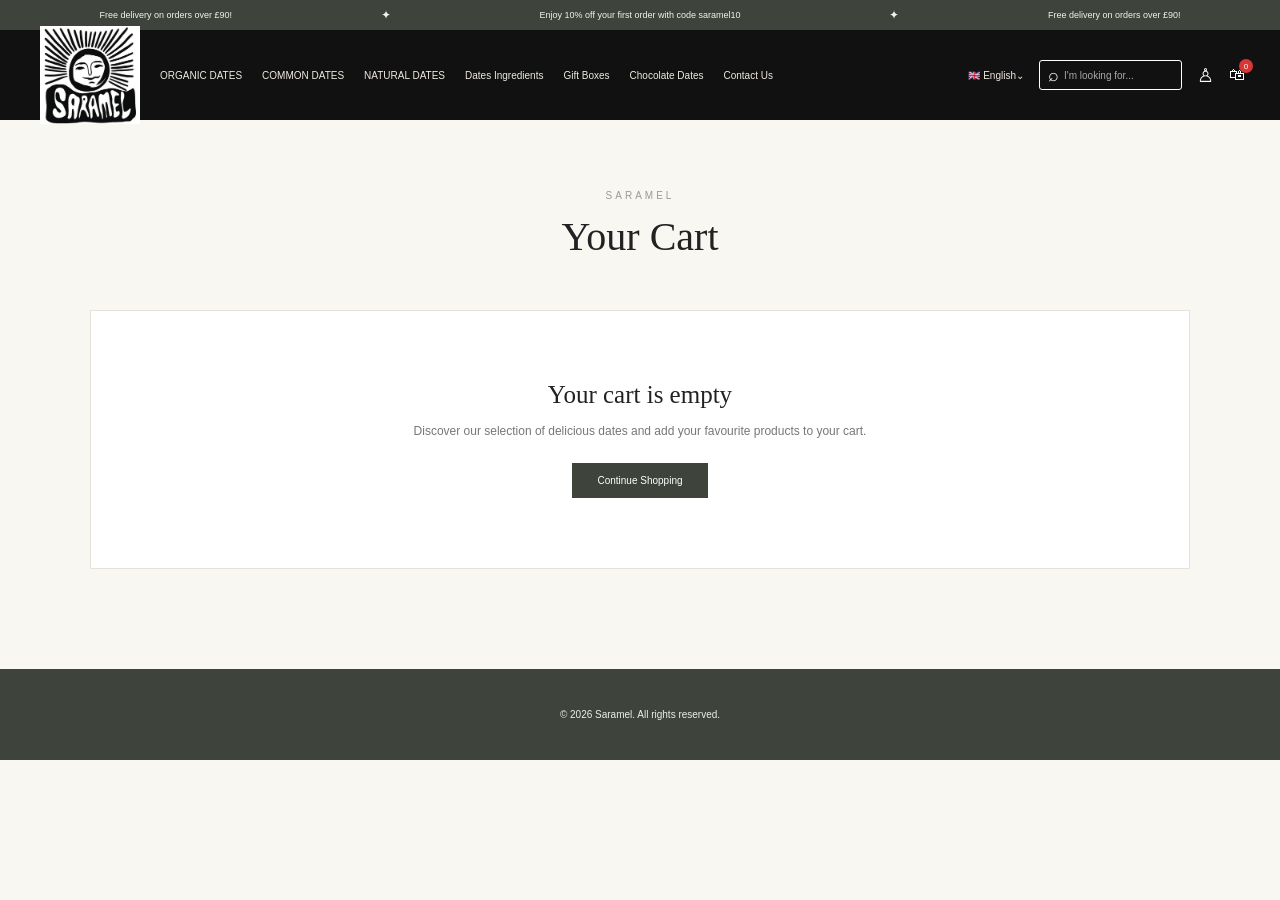
<file: cart.html>
<!DOCTYPE html>
<html lang="en">

<head>

    <meta charset="UTF-8">

    <meta
        name="viewport"
        content="width=device-width, initial-scale=1.0"
    >

    <title>Your Cart | Saramel</title>

    <style>

        * {
            margin: 0;
            padding: 0;
            box-sizing: border-box;
        }

        html {
            scroll-behavior: smooth;
        }

        body {
            min-height: 100vh;
            background: #f8f7f2;
            color: #222;
            font-family: Arial, Helvetica, sans-serif;
        }


        /* =====================================================
           TOP BAR
        ===================================================== */

        .top-bar {
            width: 100%;
            height: 30px;

            display: flex;
            align-items: center;
            justify-content: space-around;

            padding: 0 25px;

            background: #3e443c;
            color: #f5f2e9;

            font-size: 9px;

            white-space: nowrap;
        }


        .top-bar b {
            font-size: 12px;
            font-weight: normal;
        }


        /* =====================================================
           HEADER
        ===================================================== */

        .header {
            width: 100%;
            height: 90px;

            display: flex;
            align-items: center;

            padding: 0 35px;

            background: #111;

            position: relative;
            z-index: 10;
        }


        /* =====================================================
           LOGO
        ===================================================== */

        .logo {
            width: 110px;
            height: 70px;

            flex-shrink: 0;

            display: flex;
            align-items: center;
            justify-content: center;
        }


        .logo a {
            display: flex;
            align-items: center;
            justify-content: center;
        }


        .logo img {
            width: 100px;
            height: auto;
            display: block;
            object-fit: contain;
        }


        /* =====================================================
           NAVIGATION
        ===================================================== */

        nav {
            display: flex;
            align-items: center;

            gap: 20px;

            margin-left: 15px;
        }


        nav a {
            color: #eeeae1;

            text-decoration: none;

            font-size: 10px;

            white-space: nowrap;

            transition: color 0.3s ease;
        }


        nav a:hover {
            color: #c9a548;
        }


        /* =====================================================
           RIGHT
        ===================================================== */

        .right {
            margin-left: auto;

            display: flex;
            align-items: center;

            gap: 15px;
        }


        .language {
            color: #eeeae1;
            font-size: 10px;
            white-space: nowrap;
        }


        /* =====================================================
           SEARCH
        ===================================================== */

        .search {
            width: 143px;
            height: 30px;

            display: flex;
            align-items: center;

            padding: 0 8px;

            border: 1px solid white;
            border-radius: 3px;
        }


        .search span {
            color: white;
            font-size: 18px;
            margin-right: 5px;
        }


        .search input {
            width: 100%;

            border: 0;
            outline: 0;

            background: transparent;

            color: white;

            font-size: 10px;
        }


        .search input::placeholder {
            color: #aaa;
        }


        /* =====================================================
           USER
        ===================================================== */

        .user {
            color: white;
            font-size: 19px;
        }


        /* =====================================================
           BASKET
        ===================================================== */

        .basket {
            position: relative;

            color: white;

            font-size: 16px;

            cursor: pointer;
        }


        .basket small {
            position: absolute;

            top: -7px;
            right: -8px;

            width: 14px;
            height: 14px;

            display: flex;
            align-items: center;
            justify-content: center;

            border-radius: 50%;

            background: #d93636;

            color: white;

            font-size: 8px;
        }


        /* =====================================================
           CART PAGE
        ===================================================== */

        .cart-page {
            width: 90%;
            max-width: 1100px;

            margin: 0 auto;

            padding: 70px 0 100px;
        }


        .cart-title {
            text-align: center;

            margin-bottom: 50px;
        }


        .cart-title span {
            display: block;

            margin-bottom: 12px;

            color: #999;

            font-size: 10px;

            letter-spacing: 3px;

            text-transform: uppercase;
        }


        .cart-title h1 {
            color: #222;

            font-family: Georgia, "Times New Roman", serif;

            font-size: 40px;

            font-weight: normal;
        }


        /* =====================================================
           EMPTY CART
        ===================================================== */

        .empty-cart {
            display: none;

            padding: 70px 20px;

            background: white;

            border: 1px solid #e5e2dc;

            text-align: center;
        }


        .empty-cart h2 {
            margin-bottom: 15px;

            font-family: Georgia, "Times New Roman", serif;

            font-size: 25px;

            font-weight: normal;
        }


        .empty-cart p {
            margin-bottom: 25px;

            color: #777;

            font-size: 12px;
        }


        .continue-button {
            display: inline-block;

            padding: 12px 25px;

            background: #3e443c;

            color: white;

            text-decoration: none;

            font-size: 10px;

            transition: background 0.3s ease;
        }


        .continue-button:hover {
            background: #c9a548;
        }


        /* =====================================================
           CART CONTENT
        ===================================================== */

        .cart-content {
            display: none;

            grid-template-columns: 1fr 330px;

            gap: 40px;

            align-items: start;
        }


        /* =====================================================
           PRODUCTS
        ===================================================== */

        .cart-products {
            background: white;

            border: 1px solid #e5e2dc;
        }


        .cart-header {
            display: grid;

            grid-template-columns: 2fr 1fr 1fr 1fr;

            padding: 15px 20px;

            border-bottom: 1px solid #e5e2dc;

            color: #888;

            font-size: 9px;

            text-transform: uppercase;

            letter-spacing: 1px;
        }


        .cart-header span:not(:first-child) {
            text-align: center;
        }


        /* =====================================================
           CART ITEM
        ===================================================== */

        .cart-item {
            display: grid;

            grid-template-columns: 2fr 1fr 1fr 1fr;

            align-items: center;

            padding: 20px;

            border-bottom: 1px solid #e5e2dc;

            gap: 10px;
        }


        .cart-product {
            display: flex;

            align-items: center;

            gap: 15px;
        }


        .cart-product img {
            width: 90px;
            height: 90px;

            object-fit: cover;

            background: #f5f3ef;
        }


        .cart-product-info h3 {
            margin-bottom: 7px;

            color: #222;

            font-family: Georgia, "Times New Roman", serif;

            font-size: 16px;

            font-weight: normal;
        }


        .cart-product-info p {
            color: #888;

            font-size: 10px;
        }


        .cart-price,
        .cart-total {
            text-align: center;

            color: #333;

            font-size: 12px;
        }


        /* =====================================================
           QUANTITY
        ===================================================== */

        .quantity {
            display: flex;

            align-items: center;
            justify-content: center;

            gap: 8px;
        }


        .quantity button {
            width: 25px;
            height: 25px;

            border: 1px solid #ccc;

            background: white;

            color: #333;

            cursor: pointer;

            font-size: 14px;
        }


        .quantity button:hover {
            background: #3e443c;
            color: white;
        }


        .quantity span {
            min-width: 20px;

            text-align: center;

            font-size: 11px;
        }


        /* =====================================================
           REMOVE
        ===================================================== */

        .remove-button {
            display: block;

            margin: 7px auto 0;

            border: none;

            background: transparent;

            color: #999;

            font-size: 9px;

            cursor: pointer;
        }


        .remove-button:hover {
            color: #c34a4a;
        }


        /* =====================================================
           SUMMARY
        ===================================================== */

        .cart-summary {
            padding: 25px;

            background: white;

            border: 1px solid #e5e2dc;
        }


        .cart-summary h2 {
            margin-bottom: 25px;

            color: #222;

            font-family: Georgia, "Times New Roman", serif;

            font-size: 23px;

            font-weight: normal;
        }


        .summary-line {
            display: flex;

            justify-content: space-between;

            margin-bottom: 15px;

            color: #555;

            font-size: 11px;
        }


        .summary-total {
            display: flex;

            justify-content: space-between;

            margin-top: 20px;

            padding-top: 20px;

            border-top: 1px solid #ddd;

            color: #222;

            font-size: 15px;

            font-weight: bold;
        }


        .checkout-button {
            width: 100%;

            margin-top: 25px;

            padding: 15px;

            border: none;

            background: #3e443c;

            color: white;

            font-size: 11px;

            cursor: pointer;

            transition: background 0.3s ease;
        }


        .checkout-button:hover {
            background: #c9a548;
        }


        .checkout-note {
            margin-top: 12px;

            color: #999;

            font-size: 9px;

            line-height: 1.6;

            text-align: center;
        }


        /* =====================================================
           CONTINUE SHOPPING
        ===================================================== */

        .continue-shopping {
            display: inline-block;

            margin-top: 25px;

            color: #3e443c;

            text-decoration: none;

            font-size: 10px;
        }


        .continue-shopping:hover {
            color: #c9a548;
        }


        /* =====================================================
           FOOTER
        ===================================================== */

        footer {
            width: 100%;

            padding: 40px 20px;

            background: #3e443c;

            color: white;

            text-align: center;
        }


        footer p {
            color: #eee;

            font-size: 10px;
        }


        /* =====================================================
           MOBILE
        ===================================================== */

        @media (max-width: 900px) {

            nav {
                gap: 10px;
            }

            nav a {
                font-size: 8px;
            }

            .cart-content {
                grid-template-columns: 1fr;
            }

        }


        @media (max-width: 750px) {

            nav {
                display: none;
            }

            .header {
                padding: 0 15px;
            }

            .language {
                display: none;
            }

            .user {
                display: none;
            }

            .cart-page {
                width: 94%;
                padding-top: 50px;
            }

            .cart-title h1 {
                font-size: 32px;
            }

            .cart-header {
                display: none;
            }

            .cart-item {
                grid-template-columns: 1fr;

                text-align: center;

                padding: 25px 15px;
            }

            .cart-product {
                justify-content: center;
            }

            .cart-price,
            .cart-total {
                text-align: center;
            }

            .quantity {
                margin: 5px 0;
            }

        }


        @media (max-width: 500px) {

            .top-bar {
                font-size: 7px;
                padding: 0 8px;
            }

            .top-bar span:nth-of-type(3) {
                display: none;
            }

            .header {
                height: 75px;
            }

            .search {
                width: 110px;
            }

            .cart-product img {
                width: 75px;
                height: 75px;
            }

        }

    </style>

</head>


<body>


    <!-- =====================================================
         TOP BAR
    ====================================================== -->

    <div class="top-bar">

        <span>
            Free delivery on orders over £90!
        </span>

        <b>✦</b>

        <span>
            Enjoy 10% off your first order with code saramel10
        </span>

        <b>✦</b>

        <span>
            Free delivery on orders over £90!
        </span>

    </div>


    <!-- =====================================================
         HEADER
    ====================================================== -->

    <header class="header">


        <div class="logo">

            <a href="index.html">

                <img
                    src="WhatsApp Image 2025-05-16 at 16.34.40.jpeg"
                    alt="Saramel"
                >

            </a>

        </div>


        <nav>

            <a href="organic-dates.html">
                ORGANIC DATES
            </a>

            <a href="common-dates.html">
                COMMON DATES
            </a>

            <a href="natural-dates.html">
                NATURAL DATES
            </a>

            <a href="dates-ingredients.html">
                Dates Ingredients
            </a>

            <a href="gift-boxes.html">
                Gift Boxes
            </a>

            <a href="chocolate-dates.html">
                Chocolate Dates
            </a>

            <a href="contact.html">
                Contact Us
            </a>

        </nav>


        <div class="right">

            <div class="language">
                🇬🇧 English⌄
            </div>


            <div class="search">

                <span>⌕</span>

                <input
                    type="text"
                    placeholder="I'm looking for..."
                >

            </div>


            <div class="user">
                ♙
            </div>


            <div class="basket">

                🛍

                <small id="cartCount">
                    0
                </small>

            </div>

        </div>

    </header>


    <!-- =====================================================
         CART
    ====================================================== -->

    <main class="cart-page">


        <div class="cart-title">

            <span>
                SARAMEL
            </span>

            <h1>
                Your Cart
            </h1>

        </div>


        <!-- =================================================
             EMPTY CART
        ================================================== -->

        <section
            class="empty-cart"
            id="emptyCart"
        >

            <h2>
                Your cart is empty
            </h2>

            <p>
                Discover our selection of delicious dates
                and add your favourite products to your cart.
            </p>

            <a
                href="common-dates.html"
                class="continue-button"
            >
                Continue Shopping
            </a>

        </section>


        <!-- =================================================
             CART CONTENT
        ================================================== -->

        <section
            class="cart-content"
            id="cartContent"
        >


            <!-- =================================================
                 PRODUCTS
            ================================================== -->

            <div>

                <div class="cart-products">

                    <div class="cart-header">

                        <span>
                            Product
                        </span>

                        <span>
                            Price
                        </span>

                        <span>
                            Quantity
                        </span>

                        <span>
                            Total
                        </span>

                    </div>


                    <div id="cartItems"></div>

                </div>


                <a
                    href="common-dates.html"
                    class="continue-shopping"
                >
                    ← Continue Shopping
                </a>

            </div>


            <!-- =================================================
                 SUMMARY
            ================================================== -->

            <aside class="cart-summary">

                <h2>
                    Order Summary
                </h2>


                <div class="summary-line">

                    <span>
                        Subtotal
                    </span>

                    <span id="subtotal">
                        £0.00
                    </span>

                </div>


                <div class="summary-line">

                    <span>
                        Delivery
                    </span>

                    <span id="delivery">
                        £0.00
                    </span>

                </div>


                <div class="summary-line">

                    <span>
                        Discount
                    </span>

                    <span>
                        £0.00
                    </span>

                </div>


                <div class="summary-total">

                    <span>
                        Total
                    </span>

                    <span id="cartTotal">
                        £0.00
                    </span>

                </div>


                <button
                    type="button"
                    class="checkout-button"
                    id="checkoutButton"
                >
                    Proceed to Checkout
                </button>


                <p class="checkout-note">
                    Secure checkout will be connected
                    in the next step.
                </p>

            </aside>


        </section>

    </main>


    <!-- =====================================================
         FOOTER
    ====================================================== -->

    <footer>

        <p>
            © 2026 Saramel. All rights reserved.
        </p>

    </footer>


    <!-- =====================================================
         JAVASCRIPT PANIER
    ====================================================== -->

    <script>

        document.addEventListener(
            "DOMContentLoaded",
            function () {


                /* =================================================
                   RECUPERER LE PANIER
                ================================================= */

                let cart =
                    JSON.parse(
                        localStorage.getItem("saramelCart")
                    ) || [];


                const cartItems =
                    document.getElementById("cartItems");

                const emptyCart =
                    document.getElementById("emptyCart");

                const cartContent =
                    document.getElementById("cartContent");

                const subtotalElement =
                    document.getElementById("subtotal");

                const deliveryElement =
                    document.getElementById("delivery");

                const cartTotalElement =
                    document.getElementById("cartTotal");

                const cartCount =
                    document.getElementById("cartCount");


                /* =================================================
                   SAUVEGARDER
                ================================================= */

                function saveCart() {

                    localStorage.setItem(
                        "saramelCart",
                        JSON.stringify(cart)
                    );

                }


                /* =================================================
                   COMPTEUR
                ================================================= */

                function updateCount() {

                    const totalQuantity =
                        cart.reduce(
                            function (total, product) {

                                return total + product.quantity;

                            },
                            0
                        );


                    if (cartCount) {

                        cartCount.textContent =
                            totalQuantity;

                    }

                }


                /* =================================================
                   AFFICHER LE PANIER
                ================================================= */

                function renderCart() {


                    cartItems.innerHTML = "";


                    if (cart.length === 0) {

                        emptyCart.style.display = "block";

                        cartContent.style.display = "none";

                        updateCount();

                        return;

                    }


                    emptyCart.style.display = "none";

                    cartContent.style.display = "grid";


                    cart.forEach(
                        function (product, index) {


                            const item =
                                document.createElement("div");

                            item.className =
                                "cart-item";


                            /* PRODUIT */

                            const productDiv =
                                document.createElement("div");

                            productDiv.className =
                                "cart-product";


                            const image =
                                document.createElement("img");

                            image.src =
                                product.image || "";

                            image.alt =
                                product.name;


                            const info =
                                document.createElement("div");

                            info.className =
                                "cart-product-info";


                            const name =
                                document.createElement("h3");

                            name.textContent =
                                product.name;


                            const description =
                                document.createElement("p");

                            description.textContent =
                                "Saramel premium dates";


                            const removeButton =
                                document.createElement("button");

                            removeButton.className =
                                "remove-button";

                            removeButton.textContent =
                                "Remove";


                            removeButton.addEventListener(
                                "click",
                                function () {

                                    cart.splice(index, 1);

                                    saveCart();

                                    renderCart();

                                }
                            );


                            info.appendChild(name);

                            info.appendChild(description);

                            info.appendChild(removeButton);


                            productDiv.appendChild(image);

                            productDiv.appendChild(info);


                            /* PRIX */

                            const price =
                                document.createElement("div");

                            price.className =
                                "cart-price";

                            price.textContent =
                                "£" +
                                Number(product.price)
                                    .toFixed(2);


                            /* QUANTITE */

                            const quantity =
                                document.createElement("div");

                            quantity.className =
                                "quantity";


                            const minus =
                                document.createElement("button");

                            minus.textContent =
                                "−";


                            const quantityNumber =
                                document.createElement("span");

                            quantityNumber.textContent =
                                product.quantity;


                            const plus =
                                document.createElement("button");

                            plus.textContent =
                                "+";


                            minus.addEventListener(
                                "click",
                                function () {

                                    if (
                                        product.quantity > 1
                                    ) {

                                        product.quantity--;

                                    } else {

                                        cart.splice(index, 1);

                                    }


                                    saveCart();

                                    renderCart();

                                }
                            );


                            plus.addEventListener(
                                "click",
                                function () {

                                    product.quantity++;

                                    saveCart();

                                    renderCart();

                                }
                            );


                            quantity.appendChild(minus);

                            quantity.appendChild(
                                quantityNumber
                            );

                            quantity.appendChild(plus);


                            /* TOTAL PRODUIT */

                            const total =
                                document.createElement("div");

                            total.className =
                                "cart-total";

                            total.textContent =
                                "£" +
                                (
                                    Number(product.price) *
                                    product.quantity
                                ).toFixed(2);


                            /* AJOUT */

                            item.appendChild(productDiv);

                            item.appendChild(price);

                            item.appendChild(quantity);

                            item.appendChild(total);


                            cartItems.appendChild(item);

                        }
                    );


                    updateTotals();

                    updateCount();

                }


                /* =================================================
                   CALCUL DES TOTAUX
                ================================================= */

                function updateTotals() {


                    let subtotal = 0;


                    cart.forEach(
                        function (product) {

                            subtotal +=
                                Number(product.price) *
                                Number(product.quantity);

                        }
                    );


                    /*
                       Livraison gratuite au-dessus de £90.
                       Sinon £5.
                    */

                    let delivery = 5;


                    if (subtotal >= 90) {

                        delivery = 0;

                    }


                    const total =
                        subtotal + delivery;


                    subtotalElement.textContent =
                        "£" +
                        subtotal.toFixed(2);


                    deliveryElement.textContent =
                        delivery === 0
                            ? "FREE"
                            : "£" + delivery.toFixed(2);


                    cartTotalElement.textContent =
                        "£" +
                        total.toFixed(2);

                }


                /* =================================================
                   CHECKOUT
                ================================================= */

                const checkoutButton =
                    document.getElementById(
                        "checkoutButton"
                    );


                checkoutButton.addEventListener(
                    "click",
                    function () {

                        if (cart.length === 0) {

                            return;

                        }


                        alert(
                            "Checkout will be connected in the next step."
                        );

                    }
                );


                /* =================================================
                   INITIALISATION
                ================================================= */

                renderCart();

            }
        );

    </script>


</body>

</html>
</file>
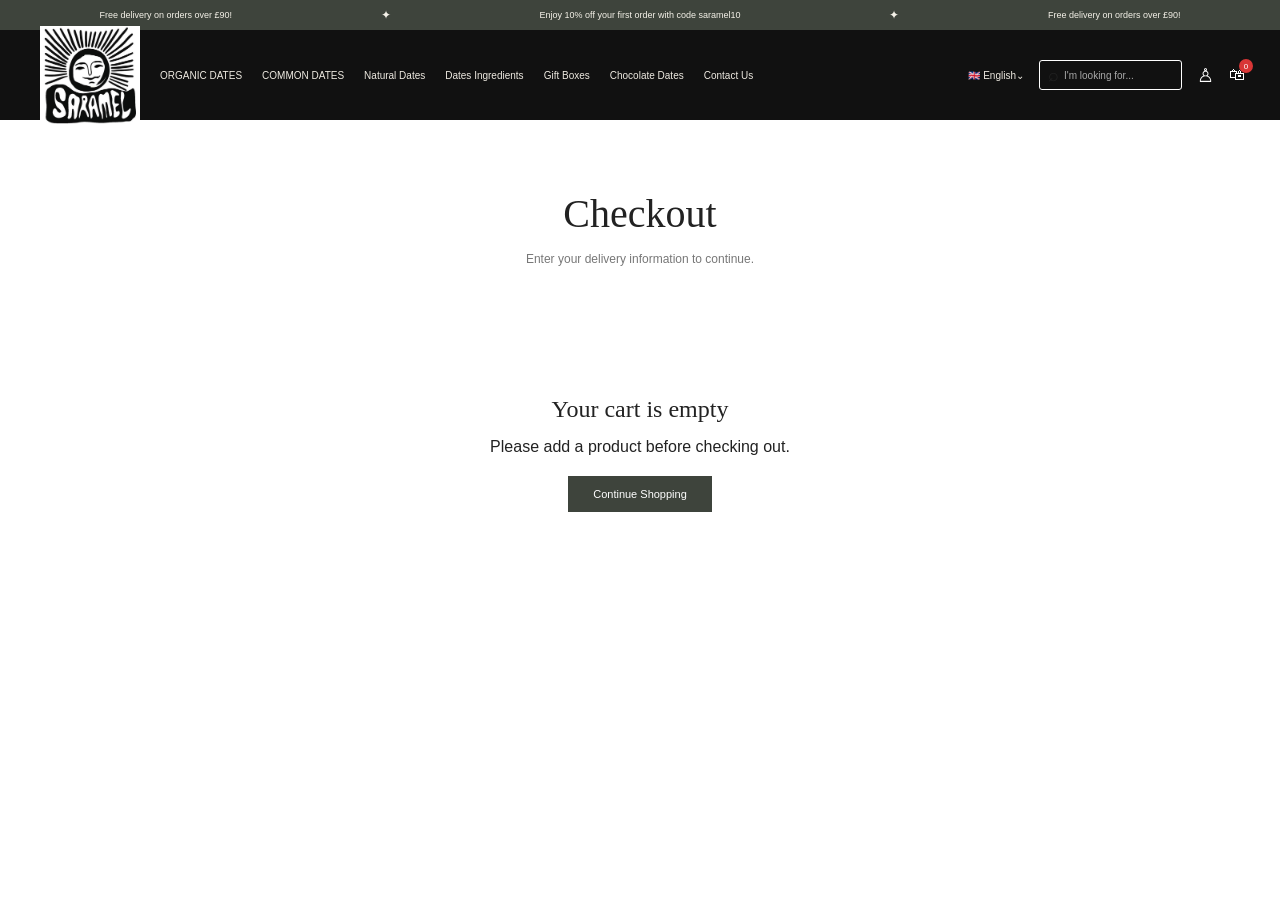
<file: checkout.html>
<!DOCTYPE html>
<html lang="en">

<head>

    <meta charset="UTF-8">

    <meta
        name="viewport"
        content="width=device-width, initial-scale=1.0"
    >

    <title>Checkout | Saramel</title>

    <link
        rel="stylesheet"
        href="common-dates.css"
    >

    <style>

        .checkout-page {
            width: 90%;
            max-width: 1100px;
            margin: 0 auto;
            padding: 70px 0 100px;
        }

        .checkout-title {
            text-align: center;
            margin-bottom: 50px;
        }

        .checkout-title h1 {
            font-family: Georgia, "Times New Roman", serif;
            font-size: 40px;
            font-weight: normal;
            margin-bottom: 15px;
        }

        .checkout-title p {
            color: #777;
            font-size: 12px;
        }

        .checkout-layout {
            display: grid;
            grid-template-columns: 1fr 380px;
            gap: 60px;
            align-items: start;
        }

        .checkout-section {
            margin-bottom: 35px;
        }

        .checkout-section h2 {
            margin-bottom: 22px;
            font-family: Georgia, "Times New Roman", serif;
            font-size: 22px;
            font-weight: normal;
        }

        .form-row {
            display: grid;
            grid-template-columns: 1fr 1fr;
            gap: 15px;
        }

        .form-group {
            margin-bottom: 17px;
        }

        .form-group label {
            display: block;
            margin-bottom: 7px;
            color: #333;
            font-size: 11px;
        }

        .form-group input,
        .form-group select {
            width: 100%;
            height: 42px;
            padding: 0 12px;

            border: 1px solid #d8d8d8;
            background: white;

            outline: none;

            font-family: Arial, Helvetica, sans-serif;
            font-size: 11px;
        }

        .form-group input:focus,
        .form-group select:focus {
            border-color: #3e443c;
        }

        .order-summary {
            padding: 28px;
            background: #f8f7f2;
        }

        .order-summary h2 {
            margin-bottom: 25px;
            font-family: Georgia, "Times New Roman", serif;
            font-size: 22px;
            font-weight: normal;
        }

        .summary-product {
            display: flex;
            align-items: center;
            gap: 14px;

            padding: 14px 0;

            border-bottom: 1px solid #ddd;
        }

        .summary-product-image {
            width: 65px;
            height: 65px;

            flex-shrink: 0;

            background: #eee;
            overflow: hidden;
        }

        .summary-product-image img {
            width: 100%;
            height: 100%;
            object-fit: cover;
        }

        .summary-product-info {
            flex: 1;
        }

        .summary-product-info h3 {
            margin-bottom: 5px;

            font-family: Georgia, "Times New Roman", serif;
            font-size: 14px;
            font-weight: normal;
        }

        .summary-product-info p {
            color: #777;
            font-size: 10px;
        }

        .summary-product-price {
            font-size: 11px;
        }

        .summary-row {
            display: flex;
            justify-content: space-between;

            margin-top: 18px;

            color: #555;
            font-size: 11px;
        }

        .summary-total {
            display: flex;
            justify-content: space-between;

            margin-top: 20px;
            padding-top: 18px;

            border-top: 1px solid #ccc;

            font-family: Georgia, "Times New Roman", serif;
            font-size: 20px;
        }

        .payment-note {
            margin-top: 20px;
            padding: 12px;

            background: #fff;

            color: #777;
            font-size: 9px;
            line-height: 1.6;
        }

        .payment-button {
            width: 100%;

            margin-top: 22px;
            padding: 14px;

            border: none;

            background: #3e443c;
            color: white;

            font-size: 11px;

            cursor: pointer;
        }

        .payment-button:hover {
            background: #c9a548;
        }

        .empty-checkout {
            text-align: center;
            padding: 80px 20px;
        }

        .empty-checkout h2 {
            font-family: Georgia, "Times New Roman", serif;
            font-weight: normal;
            margin-bottom: 15px;
        }

        .empty-checkout a {
            display: inline-block;
            margin-top: 20px;
            padding: 12px 25px;

            background: #3e443c;
            color: white;

            text-decoration: none;
            font-size: 11px;
        }

        @media (max-width: 800px) {

            .checkout-layout {
                grid-template-columns: 1fr;
                gap: 35px;
            }

        }

        @media (max-width: 600px) {

            .checkout-page {
                width: 92%;
                padding-top: 45px;
            }

            .checkout-title h1 {
                font-size: 32px;
            }

            .form-row {
                grid-template-columns: 1fr;
                gap: 0;
            }

        }

    </style>

</head>


<body>


    <!-- =====================================================
         TOP BAR
    ====================================================== -->

    <div class="top-bar">

        <span>
            Free delivery on orders over £90!
        </span>

        <b>✦</b>

        <span>
            Enjoy 10% off your first order with code saramel10
        </span>

        <b>✦</b>

        <span>
            Free delivery on orders over £90!
        </span>

    </div>


    <!-- =====================================================
         HEADER
    ====================================================== -->

    <header class="header">

        <div class="logo">

            <a href="index.html">

                <img
                    src="WhatsApp Image 2025-05-16 at 16.34.40.jpeg"
                    alt="Saramel"
                >

            </a>

        </div>


        <nav>

            <a href="organic-dates.html">
                ORGANIC DATES
            </a>

            <a href="common-dates.html">
                COMMON DATES
            </a>

            <a href="natural-dates.html">
                Natural Dates
            </a>

            <a href="dates-ingredients.html">
                Dates Ingredients
            </a>

            <a href="gift-boxes.html">
                Gift Boxes
            </a>

            <a href="chocolate-dates.html">
                Chocolate Dates
            </a>

            <a href="contact.html">
                Contact Us
            </a>

        </nav>


        <div class="right">

            <div class="language">
                🇬🇧 English⌄
            </div>

            <div class="search">

                <span>⌕</span>

                <input
                    type="text"
                    placeholder="I'm looking for..."
                >

            </div>

            <div class="user">
                ♙
            </div>

            <div
                class="basket"
                style="cursor: pointer;"
            >

                🛍

                <small id="cartCount">
                    0
                </small>

            </div>

        </div>

    </header>


    <!-- =====================================================
         CHECKOUT
    ====================================================== -->

    <main class="checkout-page">


        <div class="checkout-title">

            <h1>
                Checkout
            </h1>

            <p>
                Enter your delivery information to continue.
            </p>

        </div>


        <div
            id="emptyCheckout"
            class="empty-checkout"
            style="display: none;"
        >

            <h2>
                Your cart is empty
            </h2>

            <p>
                Please add a product before checking out.
            </p>

            <a href="common-dates.html">
                Continue Shopping
            </a>

        </div>


        <div
            id="checkoutContent"
            class="checkout-layout"
        >


            <!-- =================================================
                 CUSTOMER INFORMATION
            ================================================== -->

            <section>


                <div class="checkout-section">

                    <h2>
                        Contact Information
                    </h2>


                    <div class="form-group">

                        <label for="email">
                            Email address
                        </label>

                        <input
                            type="email"
                            id="email"
                            placeholder="your@email.com"
                            required
                        >

                    </div>

                </div>


                <div class="checkout-section">

                    <h2>
                        Delivery Address
                    </h2>


                    <div class="form-row">

                        <div class="form-group">

                            <label for="firstName">
                                First name
                            </label>

                            <input
                                type="text"
                                id="firstName"
                                required
                            >

                        </div>


                        <div class="form-group">

                            <label for="lastName">
                                Last name
                            </label>

                            <input
                                type="text"
                                id="lastName"
                                required
                            >

                        </div>

                    </div>


                    <div class="form-group">

                        <label for="address">
                            Address
                        </label>

                        <input
                            type="text"
                            id="address"
                            placeholder="Street and house number"
                            required
                        >

                    </div>


                    <div class="form-row">

                        <div class="form-group">

                            <label for="postcode">
                                Postcode
                            </label>

                            <input
                                type="text"
                                id="postcode"
                                required
                            >

                        </div>


                        <div class="form-group">

                            <label for="city">
                                City
                            </label>

                            <input
                                type="text"
                                id="city"
                                required
                            >

                        </div>

                    </div>


                    <div class="form-group">

                        <label for="country">
                            Country
                        </label>

                        <select id="country">

                            <option value="">
                                Select a country
                            </option>

                            <option value="GB">
                                United Kingdom
                            </option>

                            <option value="FR">
                                France
                            </option>

                            <option value="BE">
                                Belgium
                            </option>

                            <option value="DE">
                                Germany
                            </option>

                            <option value="ES">
                                Spain
                            </option>

                            <option value="IT">
                                Italy
                            </option>

                        </select>

                    </div>

                </div>


            </section>


            <!-- =================================================
                 ORDER SUMMARY
            ================================================== -->

            <aside class="order-summary">

                <h2>
                    Your Order
                </h2>


                <div id="summaryProducts"></div>


                <div class="summary-row">

                    <span>
                        Subtotal
                    </span>

                    <strong id="checkoutSubtotal">
                        £0.00
                    </strong>

                </div>


                <div class="summary-row">

                    <span>
                        Delivery
                    </span>

                    <span id="deliveryPrice">
                        £0.00
                    </span>

                </div>


                <div class="summary-total">

                    <span>
                        Total
                    </span>

                    <strong id="checkoutTotal">
                        £0.00
                    </strong>

                </div>


                <div class="payment-note">

                    Your payment information will be handled
                    securely by the payment provider.

                </div>


                <button
                    type="button"
                    class="payment-button"
                    id="paymentButton"
                >
                    Continue to Payment
                </button>

            </aside>


        </div>

    </main>


    <!-- =====================================================
         JAVASCRIPT
    ====================================================== -->

    <script>

        document.addEventListener(
            "DOMContentLoaded",
            function () {


                let cart =
                    JSON.parse(
                        localStorage.getItem("saramelCart")
                    ) || [];


                const checkoutContent =
                    document.getElementById(
                        "checkoutContent"
                    );


                const emptyCheckout =
                    document.getElementById(
                        "emptyCheckout"
                    );


                const summaryProducts =
                    document.getElementById(
                        "summaryProducts"
                    );


                const checkoutSubtotal =
                    document.getElementById(
                        "checkoutSubtotal"
                    );


                const checkoutTotal =
                    document.getElementById(
                        "checkoutTotal"
                    );


                const cartCount =
                    document.getElementById(
                        "cartCount"
                    );


                const paymentButton =
                    document.getElementById(
                        "paymentButton"
                    );


                // =================================================
                // PANIER VIDE
                // =================================================

                if (cart.length === 0) {

                    checkoutContent.style.display =
                        "none";

                    emptyCheckout.style.display =
                        "block";

                    return;

                }


                // =================================================
                // COMPTEUR
                // =================================================

                const totalQuantity =
                    cart.reduce(
                        function (total, product) {

                            return total +
                                product.quantity;

                        },
                        0
                    );


                cartCount.textContent =
                    totalQuantity;


                // =================================================
                // AFFICHER LES PRODUITS
                // =================================================

                let subtotal = 0;


                cart.forEach(
                    function (product) {

                        subtotal +=
                            product.price *
                            product.quantity;


                        const productElement =
                            document.createElement("div");


                        productElement.className =
                            "summary-product";


                        productElement.innerHTML = `

                            <div class="summary-product-image">

                                <img
                                    src="${product.image}"
                                    alt="${product.name}"
                                >

                            </div>


                            <div class="summary-product-info">

                                <h3>
                                    ${product.name}
                                </h3>

                                <p>
                                    Quantity: ${product.quantity}
                                </p>

                            </div>


                            <div class="summary-product-price">

                                £${(
                                    product.price *
                                    product.quantity
                                ).toFixed(2)}

                            </div>

                        `;


                        summaryProducts.appendChild(
                            productElement
                        );

                    }
                );


                // =================================================
                // LIVRAISON
                // =================================================

                let delivery = 0;


                if (subtotal < 90) {

                    delivery = 5;

                }


                // =================================================
                // TOTAL
                // =================================================

                const total =
                    subtotal + delivery;


                checkoutSubtotal.textContent =
                    "£" + subtotal.toFixed(2);


                document.getElementById(
                    "deliveryPrice"
                ).textContent =
                    "£" + delivery.toFixed(2);


                checkoutTotal.textContent =
                    "£" + total.toFixed(2);


                // =================================================
                // PANIER
                // =================================================

                const basket =
                    document.querySelector(
                        ".basket"
                    );


                if (basket) {

                    basket.addEventListener(
                        "click",
                        function () {

                            window.location.href =
                                "cart.html";

                        }
                    );

                }


                // =================================================
                // CONTINUER VERS LE PAIEMENT
                // =================================================

                paymentButton.addEventListener(
                    "click",
                    function () {


                        const email =
                            document.getElementById(
                                "email"
                            ).value.trim();


                        const firstName =
                            document.getElementById(
                                "firstName"
                            ).value.trim();


                        const lastName =
                            document.getElementById(
                                "lastName"
                            ).value.trim();


                        const address =
                            document.getElementById(
                                "address"
                            ).value.trim();


                        const postcode =
                            document.getElementById(
                                "postcode"
                            ).value.trim();


                        const city =
                            document.getElementById(
                                "city"
                            ).value.trim();


                        const country =
                            document.getElementById(
                                "country"
                            ).value;


                        if (
                            !email ||
                            !firstName ||
                            !lastName ||
                            !address ||
                            !postcode ||
                            !city ||
                            !country
                        ) {

                            alert(
                                "Please complete all required fields."
                            );

                            return;

                        }


                        alert(
                            "Your information is complete. The secure payment system will be connected in the next step."
                        );

                    }
                );

            }
        );

    </script>


</body>

</html>
</file>
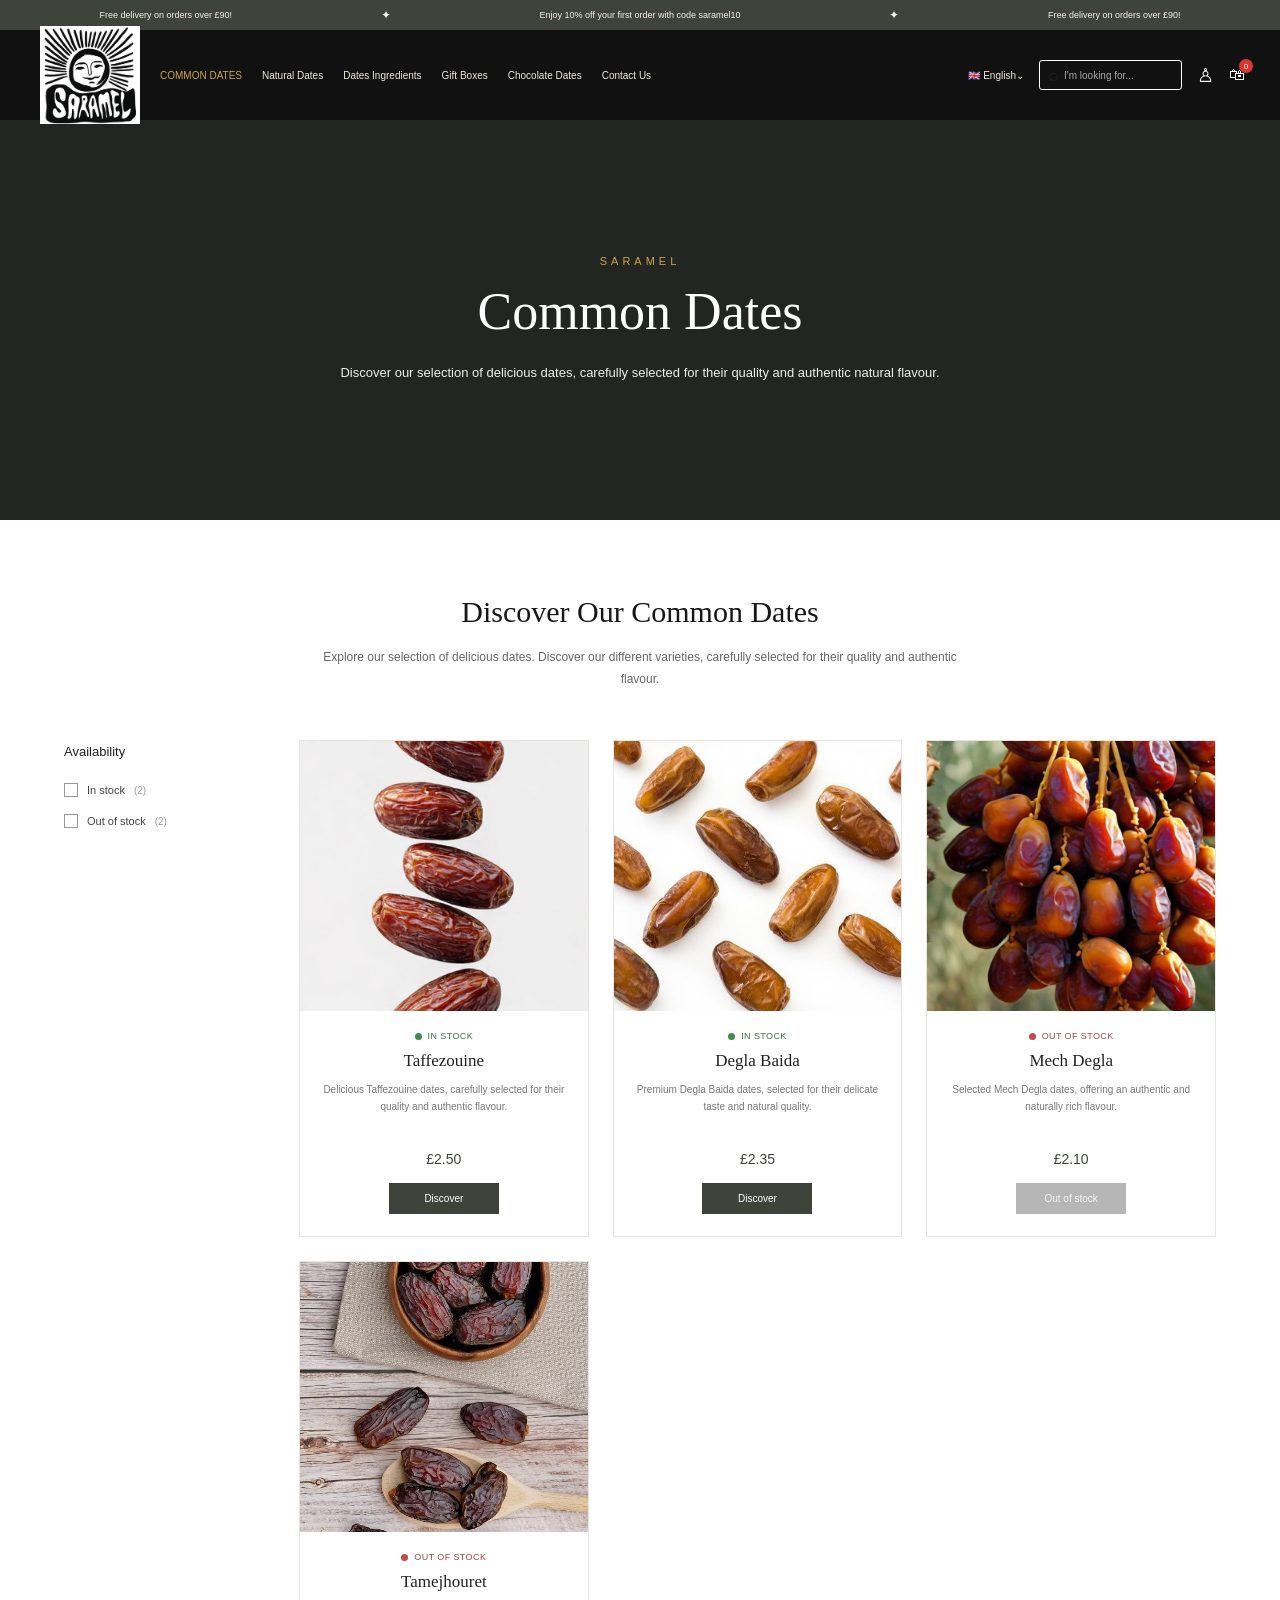
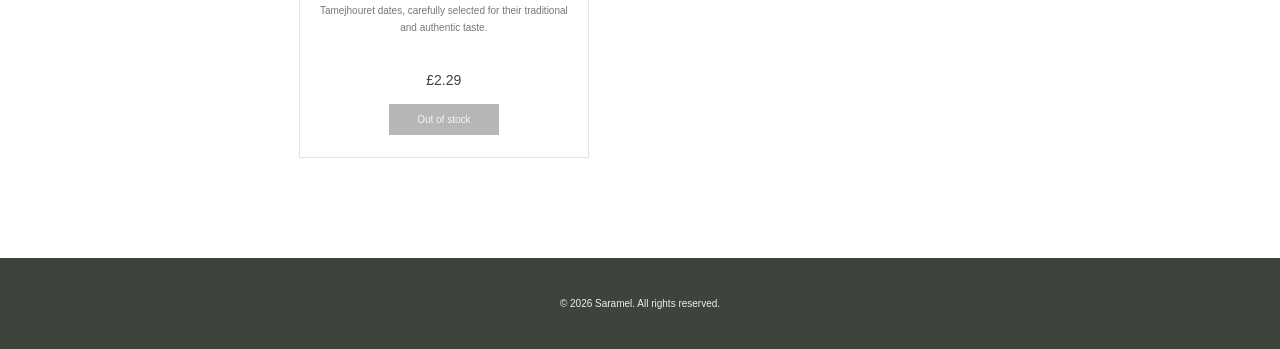
<file: common-dates.html>
<!DOCTYPE html>
<html lang="en">

<head>

    <meta charset="UTF-8">

    <meta
        name="viewport"
        content="width=device-width, initial-scale=1.0"
    >

    <title>Common Dates | Saramel</title>

    <link
        rel="stylesheet"
        href="common-dates.css"
    >

</head>


<body>


    <!-- =====================================================
         TOP BAR
    ====================================================== -->

    <div class="top-bar">

        <span>
            Free delivery on orders over £90!
        </span>

        <b>✦</b>

        <span>
            Enjoy 10% off your first order with code saramel10
        </span>

        <b>✦</b>

        <span>
            Free delivery on orders over £90!
        </span>

    </div>


    <!-- =====================================================
         HEADER
    ====================================================== -->

    <header class="header">


        <!-- LOGO -->

        <div class="logo">

            <a href="index.html">

                <img
                    src="WhatsApp Image 2025-05-16 at 16.34.40.jpeg"
                    alt="Saramel"
                >

            </a>

        </div>


        <!-- MENU -->

        <nav>

            

            <a
                class="active"
                href="common-dates.html"
            >
                COMMON DATES
            </a>

            <a href="natural-dates.html">
                Natural Dates
            </a>

            <a href="dates-ingredients.html">
                Dates Ingredients
            </a>

            <a href="gift-boxes.html">
                Gift Boxes
            </a>

            <a href="chocolate-dates.html">
                Chocolate Dates
            </a>

            <a href="contact.html">
                Contact Us
            </a>

        </nav>


        <!-- RIGHT SIDE -->

        <div class="right">

            <div class="language">
                🇬🇧 English⌄
            </div>


            <div class="search">

                <span>⌕</span>

                <input
                    type="text"
                    placeholder="I'm looking for..."
                >

            </div>


            <div class="user">
                ♙
            </div>


            <div class="basket">

                🛍

                <small>
                    0
                </small>

            </div>

        </div>

    </header>


    <!-- =====================================================
         HERO
    ====================================================== -->

    <section class="common-hero">

        <div class="common-hero-content">

            <p class="small-title">
                SARAMEL
            </p>

            <h1>
                Common Dates
            </h1>

            <p>
                Discover our selection of delicious dates,
                carefully selected for their quality and
                authentic natural flavour.
            </p>

        </div>

    </section>


    <!-- =====================================================
         INTRODUCTION
    ====================================================== -->

    <main>

        <section class="common-intro">

            <h2>
                Discover Our Common Dates
            </h2>

            <p>
                Explore our selection of delicious dates.
                Discover our different varieties, carefully
                selected for their quality and authentic flavour.
            </p>

        </section>


        <!-- =================================================
             SHOP CONTAINER
        ================================================== -->

        <section class="shop-container">


            <!-- =================================================
                 AVAILABILITY FILTER
            ================================================== -->

            <aside class="availability-filter">

                <h3>
                    Availability
                </h3>


                <!-- IN STOCK -->

                <label class="availability-option">

                    <input
                        type="checkbox"
                        id="inStockFilter"
                        value="in-stock"
                    >

                    <span>
                        In stock
                    </span>

                    <span class="availability-count">
                        (2)
                    </span>

                </label>


                <!-- OUT OF STOCK -->

                <label class="availability-option">

                    <input
                        type="checkbox"
                        id="outStockFilter"
                        value="out-stock"
                    >

                    <span>
                        Out of stock
                    </span>

                    <span class="availability-count">
                        (2)
                    </span>

                </label>

            </aside>


            <!-- =================================================
                 PRODUCTS
            ================================================== -->

            <section class="products" id="products">


                <!-- =================================================
                     PRODUCT 1
                     TAFFEZOUINE
                ================================================== -->

                <article
                    class="product-card"
                    data-availability="in-stock"
                >

                    <div class="product-image">

                        <img
                            src="common-date-1.jpg"
                            alt="Taffezouine"
                        >

                    </div>


                    <div class="product-info">


                        <!-- AVAILABILITY -->

                        <div class="product-availability in-stock">

                            <span class="availability-dot"></span>

                            <span>
                                In stock
                            </span>

                        </div>


                        <!-- PRODUCT NAME -->

                        <h3>
                            Taffezouine
                        </h3>


                        <!-- DESCRIPTION -->

                        <p>
                            Delicious Taffezouine dates,
                            carefully selected for their
                            quality and authentic flavour.
                        </p>


                        <!-- PRICE -->

                        <span class="price">
                            £2.50
                        </span>


                        <!-- BUTTON -->

                        <button
                            type="button"
                            class="discover-button"
                        >
                            Discover
                        </button>

                    </div>

                </article>


                <!-- =================================================
                     PRODUCT 2
                     DEGLA BAIDA
                ================================================== -->

                <article
                    class="product-card"
                    data-availability="in-stock"
                >

                    <div class="product-image">

                        <img
                            src="common-date-2.jpg"
                            alt="Degla Baida"
                        >

                    </div>


                    <div class="product-info">


                        <!-- AVAILABILITY -->

                        <div class="product-availability in-stock">

                            <span class="availability-dot"></span>

                            <span>
                                In stock
                            </span>

                        </div>


                        <!-- PRODUCT NAME -->

                        <h3>
                            Degla Baida
                        </h3>


                        <!-- DESCRIPTION -->

                        <p>
                            Premium Degla Baida dates,
                            selected for their delicate
                            taste and natural quality.
                        </p>


                        <!-- PRICE -->

                        <span class="price">
                            £2.35
                        </span>


                        <!-- BUTTON -->

                        <button
                            type="button"
                            class="discover-button"
                        >
                            Discover
                        </button>

                    </div>

                </article>


                <!-- =================================================
                     PRODUCT 3
                     MECH DEGLA
                ================================================== -->

                <article
                    class="product-card"
                    data-availability="out-stock"
                >

                    <div class="product-image">

                        <img
                            src="common-date-3.jpg"
                            alt="Mech Degla"
                        >

                    </div>


                    <div class="product-info">


                        <!-- AVAILABILITY -->

                        <div class="product-availability out-stock">

                            <span class="availability-dot"></span>

                            <span>
                                Out of stock
                            </span>

                        </div>


                        <!-- PRODUCT NAME -->

                        <h3>
                            Mech Degla
                        </h3>


                        <!-- DESCRIPTION -->

                        <p>
                            Selected Mech Degla dates,
                            offering an authentic and
                            naturally rich flavour.
                        </p>


                        <!-- PRICE -->

                        <span class="price">
                            £2.10
                        </span>


                        <!-- BUTTON -->

                        <button
                            type="button"
                            class="discover-button"
                            disabled
                        >
                            Out of stock
                        </button>

                    </div>

                </article>


                <!-- =================================================
                     PRODUCT 4
                     TAMEJHOURET
                ================================================== -->

                <article
                    class="product-card"
                    data-availability="out-stock"
                >

                    <div class="product-image">

                        <img
                            src="common-date-4.jpg"
                            alt="Tamejhouret"
                        >

                    </div>


                    <div class="product-info">


                        <!-- AVAILABILITY -->

                        <div class="product-availability out-stock">

                            <span class="availability-dot"></span>

                            <span>
                                Out of stock
                            </span>

                        </div>


                        <!-- PRODUCT NAME -->

                        <h3>
                            Tamejhouret
                        </h3>


                        <!-- DESCRIPTION -->

                        <p>
                            Tamejhouret dates,
                            carefully selected for their
                            traditional and authentic taste.
                        </p>


                        <!-- PRICE -->

                        <span class="price">
                            £2.29
                        </span>


                        <!-- BUTTON -->

                        <button
                            type="button"
                            class="discover-button"
                            disabled
                        >
                            Out of stock
                        </button>

                    </div>

                </article>


            </section>
            <!-- FIN DE .products -->


        </section>
        <!-- FIN DE .shop-container -->


    </main>


    <!-- =====================================================
         FOOTER
    ====================================================== -->

    <footer>

        <p>
            © 2026 Saramel. All rights reserved.
        </p>

    </footer>


    <!-- =====================================================
         JAVASCRIPT
    ====================================================== -->

    <script src="script.js"></script>


</body>

</html>
</file>
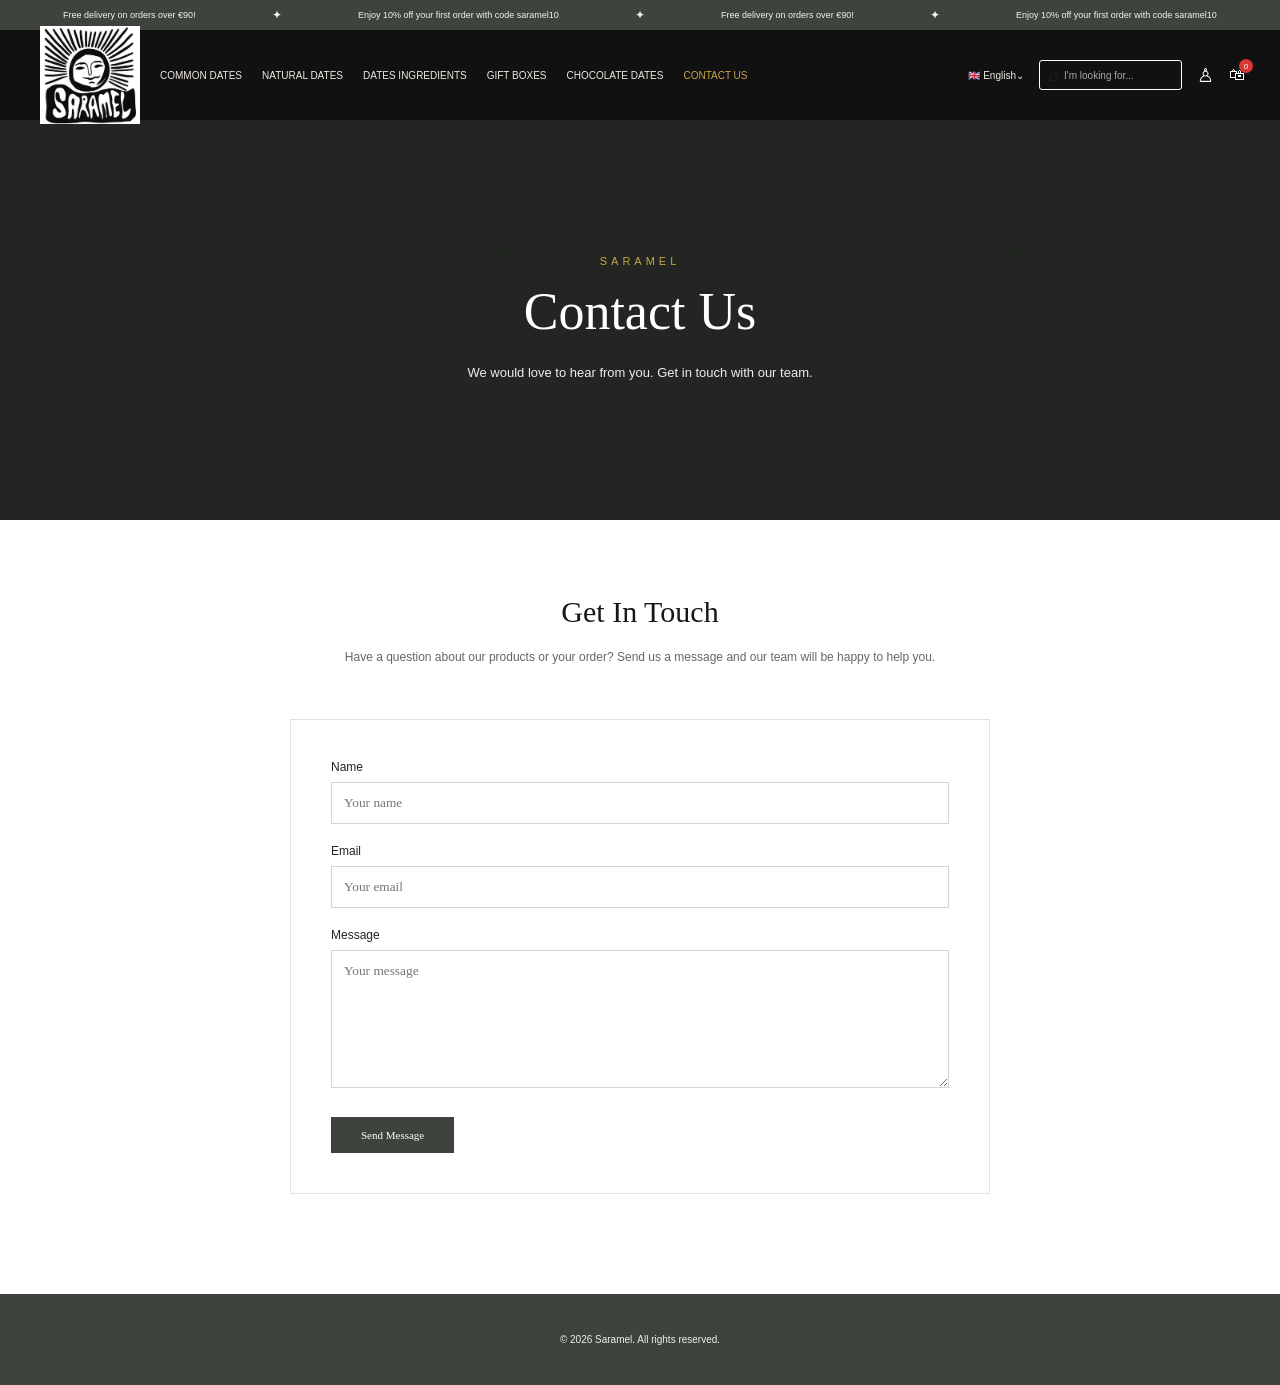
<file: contact.html>
<!DOCTYPE html> <html lang="en"> <head>
<meta charset="UTF-8">

<meta
    name="viewport"
    content="width=device-width, initial-scale=1.0"
>

<title>Contact Us | Saramel</title>

<link
    rel="stylesheet"
    href="common-dates.css"
>

</head> <body>
<!-- =====================================================
     TOP BAR
====================================================== -->

<div class="top-bar">

    <span>Free delivery on orders over €90!</span>

    <b>✦</b>

    <span>Enjoy 10% off your first order with code saramel10</span>

    <b>✦</b>

    <span>Free delivery on orders over €90!</span>

    <b>✦</b>

    <span>Enjoy 10% off your first order with code saramel10</span>

</div>


<!-- =====================================================
     HEADER
====================================================== -->

<header class="header">

    <div class="logo">

        <a href="index.html">

            <img
                src="WhatsApp Image 2025-05-16 at 16.34.40.jpeg"
                alt="Saramel"
            >

        </a>

    </div>


    <nav>

        

        <a href="common-dates.html">
            COMMON DATES
        </a>

        <a href="natural-dates.html">
            NATURAL DATES
        </a>

        <a href="dates-ingredients.html">
            DATES INGREDIENTS
        </a>

        <a href="gift-boxes.html">
            GIFT BOXES
        </a>

        <a href="chocolate-dates.html">
            CHOCOLATE DATES
        </a>

        <a
            href="contact.html"
            class="active"
        >
            CONTACT US
        </a>

    </nav>


    <div class="right">

        <div class="language">
            🇬🇧 English⌄
        </div>


        <div class="search">

            <span>⌕</span>

            <input
                type="text"
                placeholder="I'm looking for..."
            >

        </div>


        <div class="user">
            ♙
        </div>


        <div class="basket">

            🛍

            <small>0</small>

        </div>

    </div>

</header>


<!-- =====================================================
     CONTACT HERO
====================================================== -->

<section class="common-hero">

    <div class="common-hero-content">

        <p class="small-title">
            SARAMEL
        </p>

        <h1>
            Contact Us
        </h1>

        <p>
            We would love to hear from you.
            Get in touch with our team.
        </p>

    </div>

</section>


<!-- =====================================================
     CONTACT SECTION
====================================================== -->

<main>

    <section class="common-intro">

        <h2>
            Get In Touch
        </h2>

        <p>
            Have a question about our products or your order?
            Send us a message and our team will be happy
            to help you.
        </p>

    </section>


    <section
        style="
            width: 90%;
            max-width: 700px;
            margin: 0 auto 100px;
        "
    >

        <form
            style="
                background: white;
                border: 1px solid #e6e2d9;
                padding: 40px;
            "
        >

            <div style="margin-bottom: 20px;">

                <label
                    for="name"
                    style="
                        display: block;
                        margin-bottom: 8px;
                        font-size: 12px;
                    "
                >
                    Name
                </label>

                <input
                    id="name"
                    type="text"
                    placeholder="Your name"
                    style="
                        width: 100%;
                        padding: 12px;
                        border: 1px solid #d8d4ca;
                        outline: none;
                        font-family: Georgia, serif;
                    "
                >

            </div>


            <div style="margin-bottom: 20px;">

                <label
                    for="email"
                    style="
                        display: block;
                        margin-bottom: 8px;
                        font-size: 12px;
                    "
                >
                    Email
                </label>

                <input
                    id="email"
                    type="email"
                    placeholder="Your email"
                    style="
                        width: 100%;
                        padding: 12px;
                        border: 1px solid #d8d4ca;
                        outline: none;
                        font-family: Georgia, serif;
                    "
                >

            </div>


            <div style="margin-bottom: 25px;">

                <label
                    for="message"
                    style="
                        display: block;
                        margin-bottom: 8px;
                        font-size: 12px;
                    "
                >
                    Message
                </label>

                <textarea
                    id="message"
                    rows="7"
                    placeholder="Your message"
                    style="
                        width: 100%;
                        padding: 12px;
                        border: 1px solid #d8d4ca;
                        outline: none;
                        resize: vertical;
                        font-family: Georgia, serif;
                    "
                ></textarea>

            </div>


            <button
                type="submit"
                style="
                    padding: 12px 30px;
                    border: none;
                    background: #3e443c;
                    color: white;
                    font-family: Georgia, serif;
                    font-size: 11px;
                    cursor: pointer;
                "
            >
                Send Message
            </button>

        </form>

    </section>

</main>


<!-- =====================================================
     FOOTER
====================================================== -->

<footer>

    <p>
        © 2026 Saramel. All rights reserved.
    </p>

</footer>

</body> </html>
</file>
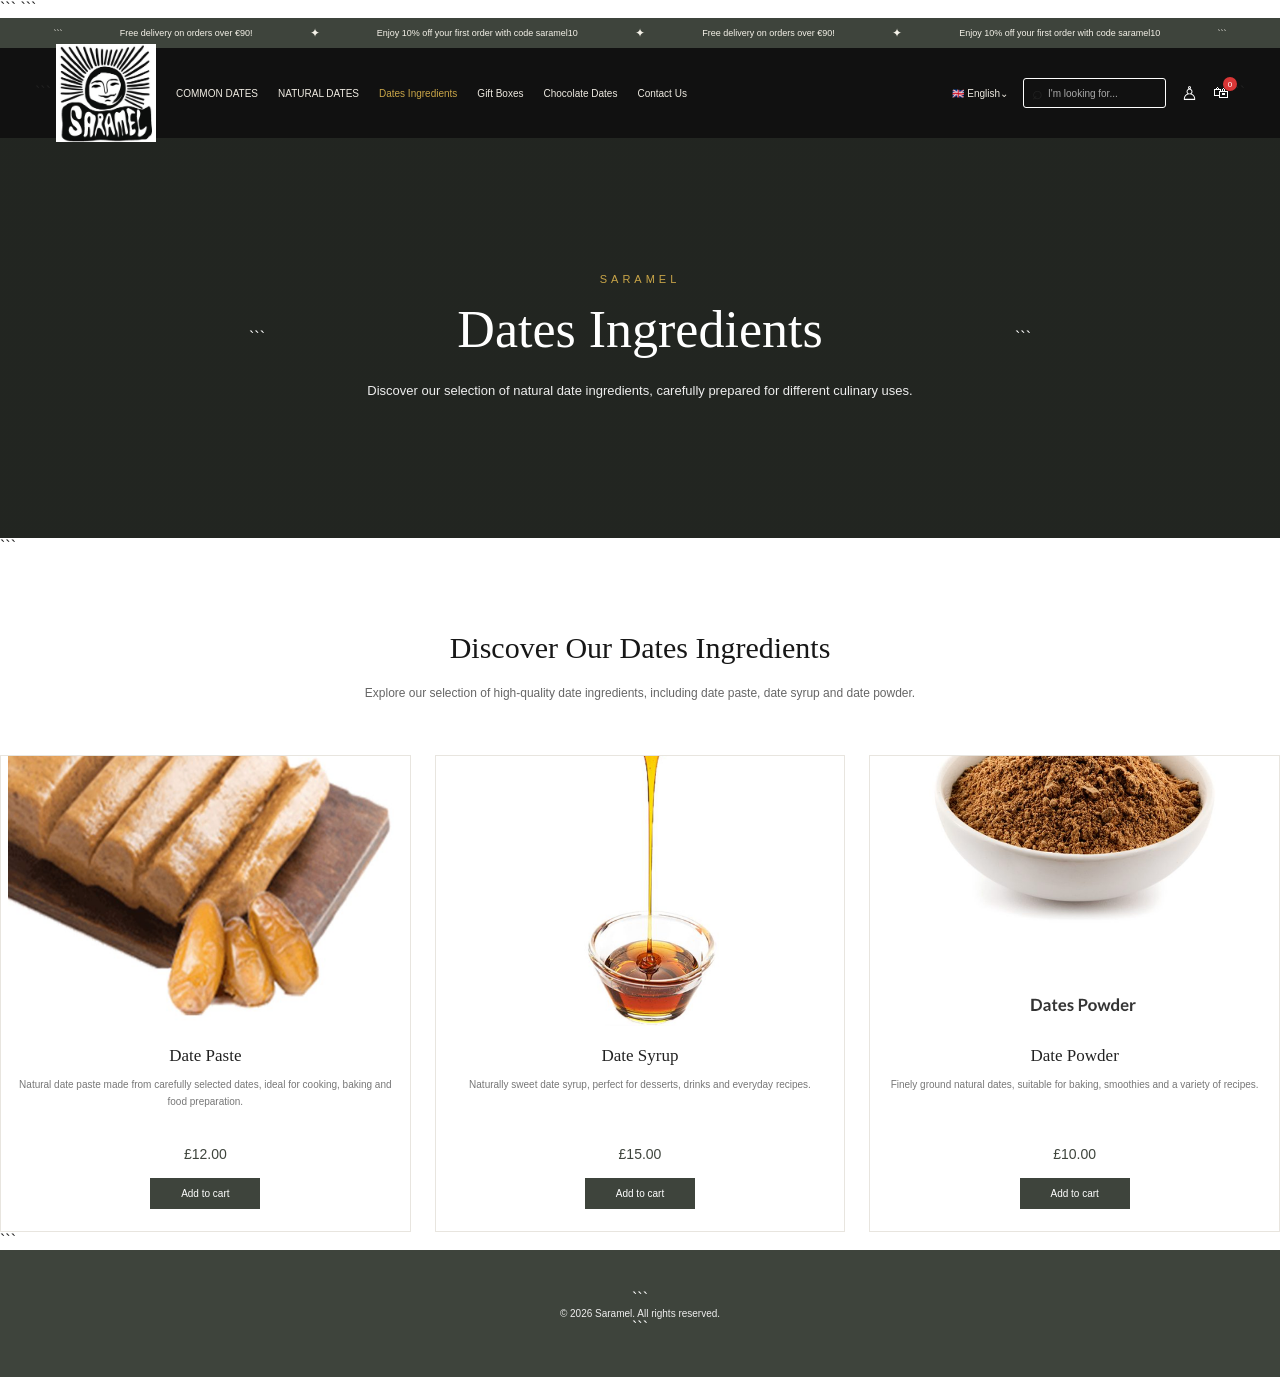
<file: dates-ingredients.html>
<!DOCTYPE html>

<html lang="en">

<head>

```
<meta charset="UTF-8">

<meta
    name="viewport"
    content="width=device-width, initial-scale=1.0"
>

<title>Dates Ingredients | Saramel</title>

<link
    rel="stylesheet"
    href="common-dates.css"
>
```

</head>

<body>

<!-- =====================================================
     TOP BAR
====================================================== -->

<div class="top-bar">

```
<span>
    Free delivery on orders over €90!
</span>

<b>✦</b>

<span>
    Enjoy 10% off your first order with code saramel10
</span>

<b>✦</b>

<span>
    Free delivery on orders over €90!
</span>

<b>✦</b>

<span>
    Enjoy 10% off your first order with code saramel10
</span>
```

</div>

<!-- =====================================================
     HEADER
====================================================== -->

<header class="header">

```
<!-- LOGO -->

<div class="logo">

    <a href="index.html">

        <img
            src="WhatsApp Image 2025-05-16 at 16.34.40.jpeg"
            alt="Saramel"
        >

    </a>

</div>



<!-- MENU -->

<nav>

    

    <a href="common-dates.html">
        COMMON DATES
    </a>

    <a href="natural-dates.html">
        NATURAL DATES
    </a>

    <a
        href="dates-ingredients.html"
        class="active"
    >
        Dates Ingredients
    </a>

    <a href="gift-boxes.html">
        Gift Boxes
    </a>

    <a href="chocolate-dates.html">
        Chocolate Dates
    </a>

    <a href="contact.html">
        Contact Us
    </a>

</nav>



<!-- RIGHT SIDE -->

<div class="right">


    <div class="language">
        🇬🇧 English⌄
    </div>


    <div class="search">

        <span>⌕</span>

        <input
            type="text"
            placeholder="I'm looking for..."
        >

    </div>


    <div class="user">
        ♙
    </div>


    <div class="basket">

        🛍

        <small>
            0
        </small>

    </div>


</div>
```

</header>

<!-- =====================================================
     HERO
====================================================== -->

<section class="common-hero">

```
<div class="common-hero-content">

    <p class="small-title">
        SARAMEL
    </p>

    <h1>
        Dates Ingredients
    </h1>

    <p>
        Discover our selection of natural date ingredients,
        carefully prepared for different culinary uses.
    </p>

</div>
```

</section>

<!-- =====================================================
     INTRODUCTION
====================================================== -->

<main>

```
<section class="common-intro">

    <h2>
        Discover Our Dates Ingredients
    </h2>

    <p>
        Explore our selection of high-quality date ingredients,
        including date paste, date syrup and date powder.
    </p>

</section>



<!-- =================================================
     PRODUCTS
================================================== -->

<section class="products">



    <!-- =================================================
         DATE PASTE
    ================================================== -->

    <article
        class="product-card"
        data-availability="in-stock"
    >

        <div class="product-image">

            <img
                src="date-paste.jpeg"
                alt="Date Paste"
            >

        </div>


        <div class="product-info">

            <h3>
                Date Paste
            </h3>

            <p>
                Natural date paste made from carefully selected
                dates, ideal for cooking, baking and food preparation.
            </p>


            <span class="price">
                £12.00
            </span>


            <button
                type="button"
                class="discover-button"
            >
                Add to cart
            </button>

        </div>

    </article>



    <!-- =================================================
         DATE SYRUP
    ================================================== -->

    <article
        class="product-card"
        data-availability="in-stock"
    >

        <div class="product-image">

            <img
                src="date-syrup.jpeg"
                alt="Date Syrup"
            >

        </div>


        <div class="product-info">

            <h3>
                Date Syrup
            </h3>

            <p>
                Naturally sweet date syrup, perfect for desserts,
                drinks and everyday recipes.
            </p>


            <span class="price">
                £15.00
            </span>


            <button
                type="button"
                class="discover-button"
            >
                Add to cart
            </button>

        </div>

    </article>



    <!-- =================================================
         DATE POWDER
    ================================================== -->

    <article
        class="product-card"
        data-availability="in-stock"
    >

        <div class="product-image">

            <img
                src="date-powder.jpeg"
                alt="Date Powder"
            >

        </div>


        <div class="product-info">

            <h3>
                Date Powder
            </h3>

            <p>
                Finely ground natural dates, suitable for baking,
                smoothies and a variety of recipes.
            </p>


            <span class="price">
                £10.00
            </span>


            <button
                type="button"
                class="discover-button"
            >
                Add to cart
            </button>

        </div>

    </article>


</section>
```

</main>

<!-- =====================================================
     FOOTER
====================================================== -->

<footer>

```
<p>
    © 2026 Saramel. All rights reserved.
</p>
```

</footer>

<!-- =====================================================
     CART SYSTEM
====================================================== -->

<script src="script.js"></script>

</body>

</html>
</file>
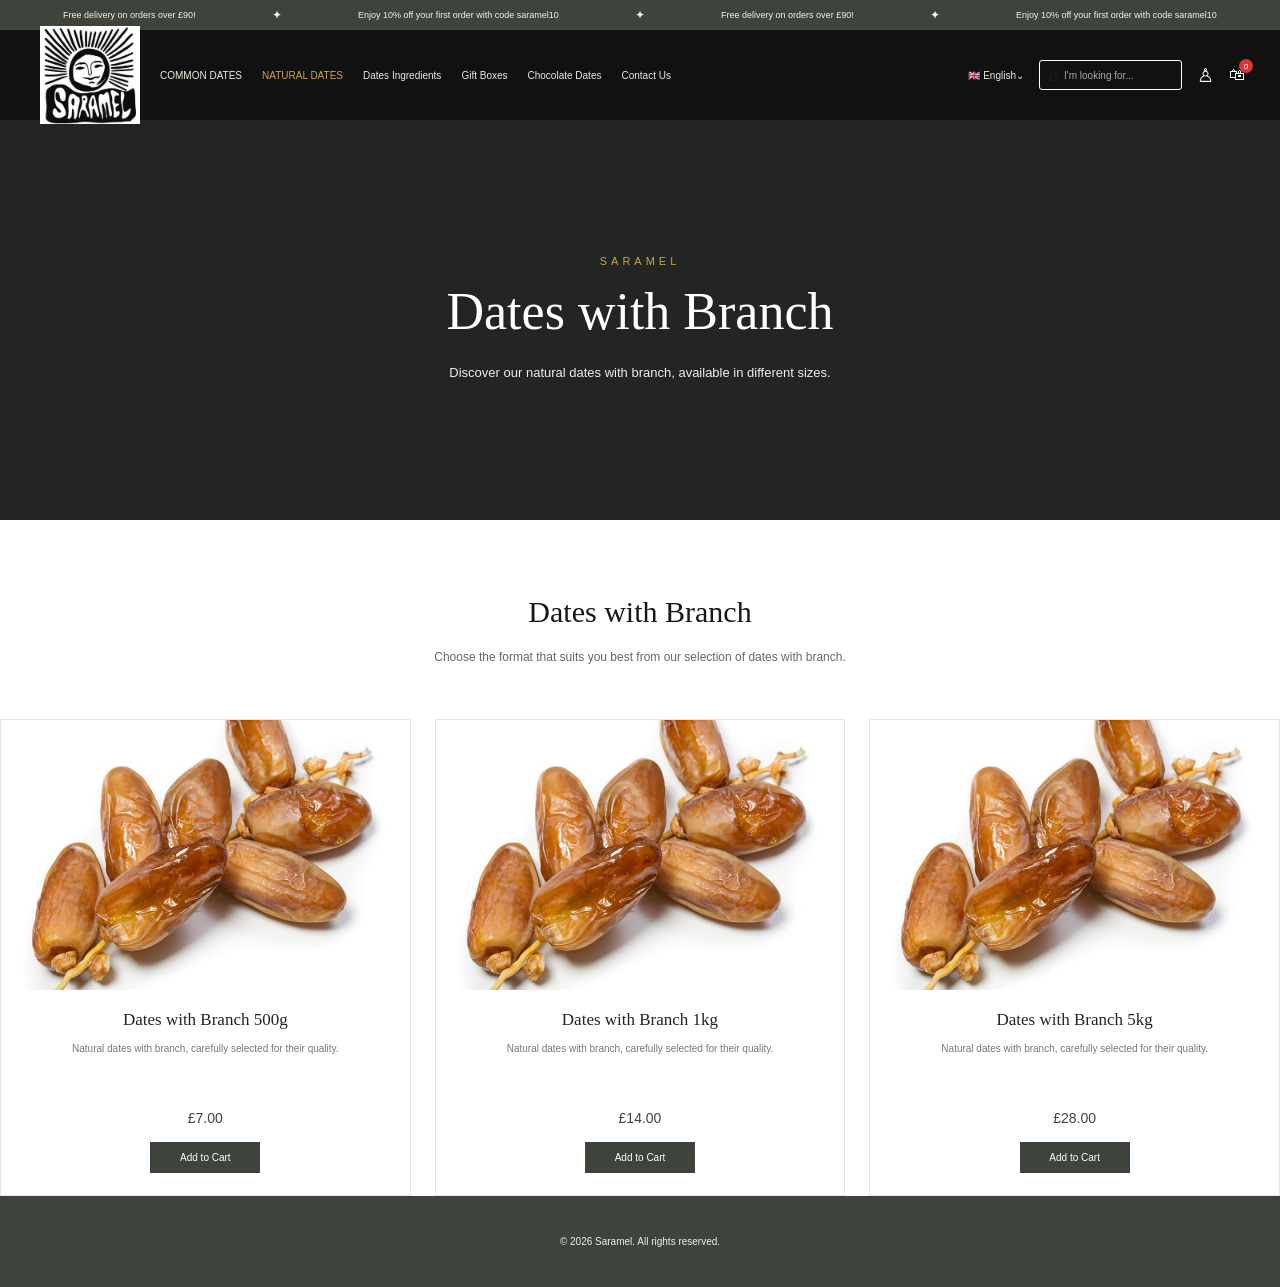
<file: dates-with-branch.html>
<!DOCTYPE html>
<html lang="en">

<head>

    <meta charset="UTF-8">

    <meta
        name="viewport"
        content="width=device-width, initial-scale=1.0"
    >

    <title>Dates with Branch | Saramel</title>

    <link
        rel="stylesheet"
        href="common-dates.css"
    >

</head>

<body>


<!-- =====================================================
     TOP BAR
====================================================== -->

<div class="top-bar">

    <span>
        Free delivery on orders over £90!
    </span>

    <b>✦</b>

    <span>
        Enjoy 10% off your first order with code saramel10
    </span>

    <b>✦</b>

    <span>
        Free delivery on orders over £90!
    </span>

    <b>✦</b>

    <span>
        Enjoy 10% off your first order with code saramel10
    </span>

</div>


<!-- =====================================================
     HEADER
====================================================== -->

<header class="header">


    <!-- LOGO -->

    <div class="logo">

        <a href="index.html">

            <img
                src="WhatsApp Image 2025-05-16 at 16.34.40.jpeg"
                alt="Saramel"
            >

        </a>

    </div>


    <!-- MENU -->

    <nav>

        

        <a href="common-dates.html">
            COMMON DATES
        </a>

        <a
            href="natural-dates.html"
            class="active"
        >
            NATURAL DATES
        </a>

        <a href="dates-ingredients.html">
            Dates Ingredients
        </a>

        <a href="gift-boxes.html">
            Gift Boxes
        </a>

        <a href="chocolate-dates.html">
            Chocolate Dates
        </a>

        <a href="contact.html">
            Contact Us
        </a>

    </nav>


    <!-- RIGHT SIDE -->

    <div class="right">

        <div class="language">
            🇬🇧 English⌄
        </div>


        <div class="search">

            <span>⌕</span>

            <input
                type="text"
                placeholder="I'm looking for..."
            >

        </div>


        <div class="user">
            ♙
        </div>


        <div class="basket">

            🛍

            <small>
                0
            </small>

        </div>

    </div>

</header>


<!-- =====================================================
     HERO
====================================================== -->

<section class="common-hero">

    <div class="common-hero-content">

        <p class="small-title">
            SARAMEL
        </p>

        <h1>
            Dates with Branch
        </h1>

        <p>
            Discover our natural dates with branch,
            available in different sizes.
        </p>

    </div>

</section>


<!-- =====================================================
     INTRODUCTION
====================================================== -->

<main>

    <section class="common-intro">

        <h2>
            Dates with Branch
        </h2>

        <p>
            Choose the format that suits you best
            from our selection of dates with branch.
        </p>

    </section>


    <!-- =================================================
         PRODUCTS
    ================================================== -->

    <section class="products">


        <!-- =================================================
             500G
        ================================================== -->

        <article class="product-card">

            <div class="product-image">

                <img
                    src="Brief Overview of Dates and their Benefits.jpeg"
                    alt="Dates with Branch 500g"
                >

            </div>


            <div class="product-info">

                <h3>
                    Dates with Branch 500g
                </h3>

                <p>
                    Natural dates with branch,
                    carefully selected for their quality.
                </p>

                <span class="price">
                    £7.00
                </span>

                <button
                    type="button"
                    class="discover-button"
                >
                    Add to Cart
                </button>

            </div>

        </article>


        <!-- =================================================
             1KG
        ================================================== -->

        <article class="product-card">

            <div class="product-image">

                <img
                    src="Brief Overview of Dates and their Benefits.jpeg"
                    alt="Dates with Branch 1kg"
                >

            </div>


            <div class="product-info">

                <h3>
                    Dates with Branch 1kg
                </h3>

                <p>
                    Natural dates with branch,
                    carefully selected for their quality.
                </p>

                <span class="price">
                    £14.00
                </span>

                <button
                    type="button"
                    class="discover-button"
                >
                    Add to Cart
                </button>

            </div>

        </article>


        <!-- =================================================
             5KG
        ================================================== -->

        <article class="product-card">

            <div class="product-image">

                <img
                    src="Brief Overview of Dates and their Benefits.jpeg"
                    alt="Dates with Branch 5kg"
                >

            </div>


            <div class="product-info">

                <h3>
                    Dates with Branch 5kg
                </h3>

                <p>
                    Natural dates with branch,
                    carefully selected for their quality.
                </p>

                <span class="price">
                    £28.00
                </span>

                <button
                    type="button"
                    class="discover-button"
                >
                    Add to Cart
                </button>

            </div>

        </article>


    </section>

</main>


<!-- =====================================================
     FOOTER
====================================================== -->

<footer>

    <p>
        © 2026 Saramel. All rights reserved.
    </p>

</footer>


<!-- =====================================================
     CART SCRIPT
====================================================== -->

<script src="script.js"></script>


</body>

</html>
</file>
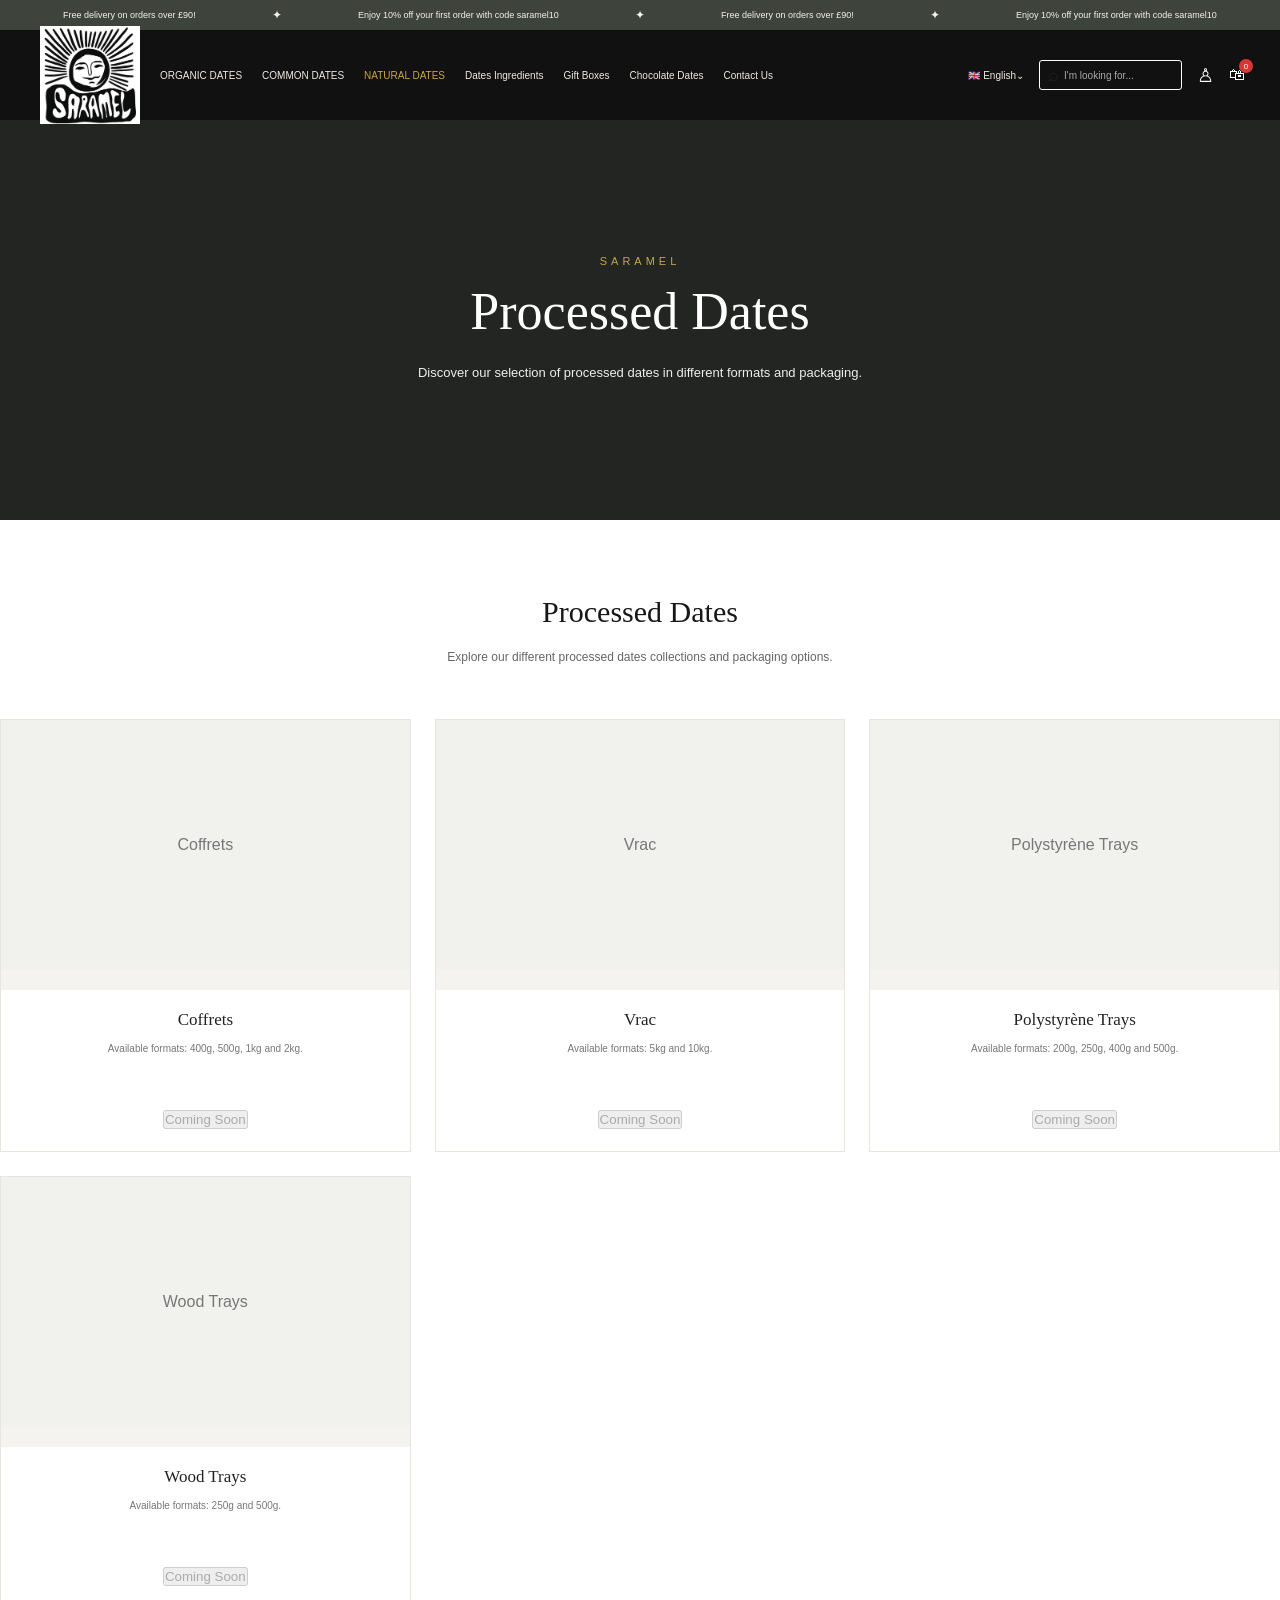
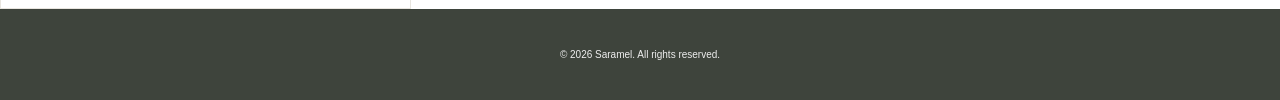
<file: processed-dates.html>
<!DOCTYPE html>
<html lang="en">

<head>

    <meta charset="UTF-8">

    <meta
        name="viewport"
        content="width=device-width, initial-scale=1.0"
    >

    <title>Processed Dates | Saramel</title>

    <link
        rel="stylesheet"
        href="common-dates.css"
    >

</head>

<body>


<!-- =====================================================
     TOP BAR
====================================================== -->

<div class="top-bar">

    <span>
        Free delivery on orders over £90!
    </span>

    <b>✦</b>

    <span>
        Enjoy 10% off your first order with code saramel10
    </span>

    <b>✦</b>

    <span>
        Free delivery on orders over £90!
    </span>

    <b>✦</b>

    <span>
        Enjoy 10% off your first order with code saramel10
    </span>

</div>


<!-- =====================================================
     HEADER
====================================================== -->

<header class="header">

    <div class="logo">

        <a href="index.html">

            <img
                src="WhatsApp Image 2025-05-16 at 16.34.40.jpeg"
                alt="Saramel"
            >

        </a>

    </div>


    <nav>

        <a href="organic-dates.html">
            ORGANIC DATES
        </a>

        <a href="common-dates.html">
            COMMON DATES
        </a>

        <a
            href="natural-dates.html"
            class="active"
        >
            NATURAL DATES
        </a>

        <a href="dates-ingredients.html">
            Dates Ingredients
        </a>

        <a href="gift-boxes.html">
            Gift Boxes
        </a>

        <a href="chocolate-dates.html">
            Chocolate Dates
        </a>

        <a href="contact.html">
            Contact Us
        </a>

    </nav>


    <div class="right">

        <div class="language">
            🇬🇧 English⌄
        </div>


        <div class="search">

            <span>⌕</span>

            <input
                type="text"
                placeholder="I'm looking for..."
            >

        </div>


        <div class="user">
            ♙
        </div>


        <div class="basket">

            🛍

            <small>
                0
            </small>

        </div>

    </div>

</header>


<!-- =====================================================
     HERO
====================================================== -->

<section class="common-hero">

    <div class="common-hero-content">

        <p class="small-title">
            SARAMEL
        </p>

        <h1>
            Processed Dates
        </h1>

        <p>
            Discover our selection of processed dates
            in different formats and packaging.
        </p>

    </div>

</section>


<!-- =====================================================
     INTRODUCTION
====================================================== -->

<main>

    <section class="common-intro">

        <h2>
            Processed Dates
        </h2>

        <p>
            Explore our different processed dates
            collections and packaging options.
        </p>

    </section>


    <!-- =================================================
         PRODUCTS / CATEGORIES
    ================================================== -->

    <section class="products">


        <!-- =================================================
             COFFRETS
        ================================================== -->

        <article class="product-card">

            <div class="product-image">

                <div
                    style="
                        width:100%;
                        height:250px;
                        background:#f1f1ed;
                        display:flex;
                        align-items:center;
                        justify-content:center;
                        color:#777;
                    "
                >
                    Coffrets
                </div>

            </div>


            <div class="product-info">

                <h3>
                    Coffrets
                </h3>

                <p>
                    Available formats:
                    400g, 500g, 1kg and 2kg.
                </p>

                <button
                    type="button"
                    disabled
                >
                    Coming Soon
                </button>

            </div>

        </article>


        <!-- =================================================
             VRAC
        ================================================== -->

        <article class="product-card">

            <div class="product-image">

                <div
                    style="
                        width:100%;
                        height:250px;
                        background:#f1f1ed;
                        display:flex;
                        align-items:center;
                        justify-content:center;
                        color:#777;
                    "
                >
                    Vrac
                </div>

            </div>


            <div class="product-info">

                <h3>
                    Vrac
                </h3>

                <p>
                    Available formats:
                    5kg and 10kg.
                </p>

                <button
                    type="button"
                    disabled
                >
                    Coming Soon
                </button>

            </div>

        </article>


        <!-- =================================================
             POLYSTYRÈNE TRAYS
        ================================================== -->

        <article class="product-card">

            <div class="product-image">

                <div
                    style="
                        width:100%;
                        height:250px;
                        background:#f1f1ed;
                        display:flex;
                        align-items:center;
                        justify-content:center;
                        color:#777;
                    "
                >
                    Polystyrène Trays
                </div>

            </div>


            <div class="product-info">

                <h3>
                    Polystyrène Trays
                </h3>

                <p>
                    Available formats:
                    200g, 250g, 400g and 500g.
                </p>

                <button
                    type="button"
                    disabled
                >
                    Coming Soon
                </button>

            </div>

        </article>


        <!-- =================================================
             WOOD TRAYS
        ================================================== -->

        <article class="product-card">

            <div class="product-image">

                <div
                    style="
                        width:100%;
                        height:250px;
                        background:#f1f1ed;
                        display:flex;
                        align-items:center;
                        justify-content:center;
                        color:#777;
                    "
                >
                    Wood Trays
                </div>

            </div>


            <div class="product-info">

                <h3>
                    Wood Trays
                </h3>

                <p>
                    Available formats:
                    250g and 500g.
                </p>

                <button
                    type="button"
                    disabled
                >
                    Coming Soon
                </button>

            </div>

        </article>


    </section>

</main>


<!-- =====================================================
     FOOTER
====================================================== -->

<footer>

    <p>
        © 2026 Saramel. All rights reserved.
    </p>

</footer>


<!-- =====================================================
     CART SCRIPT
====================================================== -->

<script src="script.js"></script>


</body>

</html>
</file>
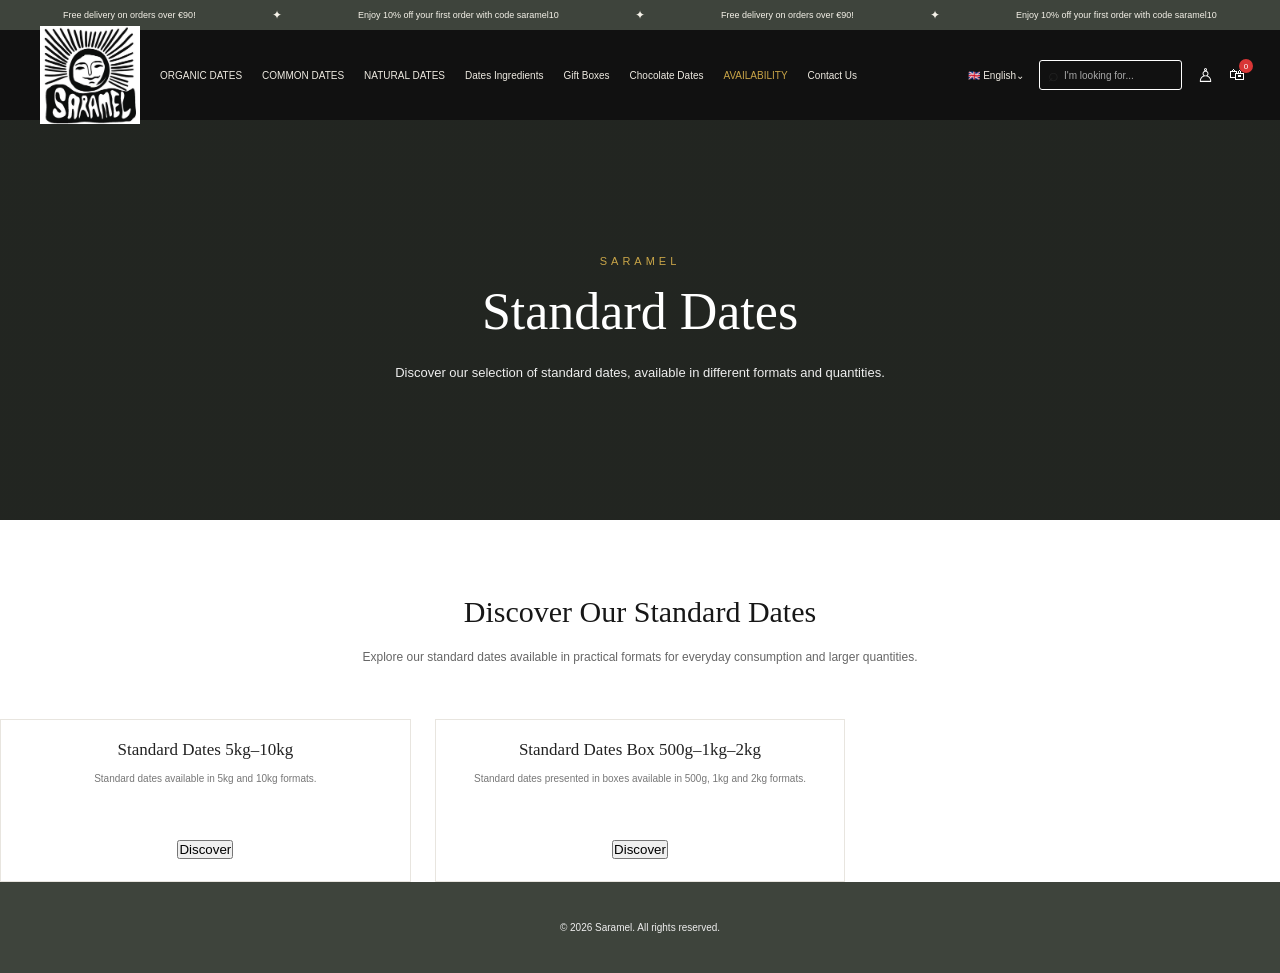
<file: standard-dates.html>
<!DOCTYPE html>
<html lang="en">

<head>

    <meta charset="UTF-8">

    <meta
        name="viewport"
        content="width=device-width, initial-scale=1.0"
    >

    <title>Standard Dates | Saramel</title>

    <link
        rel="stylesheet"
        href="common-dates.css"
    >

</head>

<body>


<!-- =====================================================
     TOP BAR
====================================================== -->

<div class="top-bar">

    <span>
        Free delivery on orders over €90!
    </span>

    <b>✦</b>

    <span>
        Enjoy 10% off your first order with code saramel10
    </span>

    <b>✦</b>

    <span>
        Free delivery on orders over €90!
    </span>

    <b>✦</b>

    <span>
        Enjoy 10% off your first order with code saramel10
    </span>

</div>


<!-- =====================================================
     HEADER
====================================================== -->

<header class="header">


    <!-- LOGO -->

    <div class="logo">

        <a href="index.html">

            <img
                src="WhatsApp Image 2025-05-16 at 16.34.40.jpeg"
                alt="Saramel"
            >

        </a>

    </div>


    <!-- MENU -->

    <nav>

        <a href="organic-dates.html">
            ORGANIC DATES
        </a>

        <a href="common-dates.html">
            COMMON DATES
        </a>

        <a href="natural-dates.html">
            NATURAL DATES
        </a>

        <a href="dates-ingredients.html">
            Dates Ingredients
        </a>

        <a href="gift-boxes.html">
            Gift Boxes
        </a>

        <a href="chocolate-dates.html">
            Chocolate Dates
        </a>

        <a
            href="availability.html"
            class="active"
        >
            AVAILABILITY
        </a>

        <a href="contact.html">
            Contact Us
        </a>

    </nav>


    <!-- RIGHT SIDE -->

    <div class="right">

        <div class="language">
            🇬🇧 English⌄
        </div>


        <div class="search">

            <span>⌕</span>

            <input
                type="text"
                placeholder="I'm looking for..."
            >

        </div>


        <div class="user">
            ♙
        </div>


        <div class="basket">

            🛍

            <small>
                0
            </small>

        </div>

    </div>

</header>


<!-- =====================================================
     HERO
====================================================== -->

<section class="common-hero">

    <div class="common-hero-content">

        <p class="small-title">
            SARAMEL
        </p>

        <h1>
            Standard Dates
        </h1>

        <p>
            Discover our selection of standard dates,
            available in different formats and quantities.
        </p>

    </div>

</section>


<!-- =====================================================
     INTRODUCTION
====================================================== -->

<main>

    <section class="common-intro">

        <h2>
            Discover Our Standard Dates
        </h2>

        <p>
            Explore our standard dates available in
            practical formats for everyday consumption
            and larger quantities.
        </p>

    </section>


    <!-- =================================================
         PRODUCTS
    ================================================== -->

    <section class="products">


        <!-- =================================================
             PRODUCT 1
        ================================================== -->

        <article class="product-card">

            <div class="product-info">

                <h3>
                    Standard Dates 5kg–10kg
                </h3>

                <p>
                    Standard dates available in
                    5kg and 10kg formats.
                </p>

                <button type="button">
                    Discover
                </button>

            </div>

        </article>


        <!-- =================================================
             PRODUCT 2
        ================================================== -->

        <article class="product-card">

            <div class="product-info">

                <h3>
                    Standard Dates Box 500g–1kg–2kg
                </h3>

                <p>
                    Standard dates presented in boxes
                    available in 500g, 1kg and 2kg formats.
                </p>

                <button type="button">
                    Discover
                </button>

            </div>

        </article>


    </section>

</main>


<!-- =====================================================
     FOOTER
====================================================== -->

<footer>

    <p>
        © 2026 Saramel. All rights reserved.
    </p>

</footer>


</body>

</html>
</file>
<file: common-dates.css>
/* =========================================================
   RESET
========================================================= */

* {
    margin: 0;
    padding: 0;
    box-sizing: border-box;
}

html {
    scroll-behavior: smooth;
}

body {
    width: 100%;
    min-height: 100vh;

    background: #ffffff;
    color: #222;

    font-family: Arial, Helvetica, sans-serif;

    overflow-x: hidden;
}


/* =========================================================
   TOP BAR
========================================================= */

.top-bar {
    width: 100%;
    height: 30px;

    display: flex;
    align-items: center;
    justify-content: space-around;

    padding: 0 25px;

    background: #3e443c;
    color: #f5f2e9;

    font-family: Arial, Helvetica, sans-serif;
    font-size: 9px;

    white-space: nowrap;
}

.top-bar b {
    font-size: 12px;
    font-weight: normal;
}


/* =========================================================
   HEADER
========================================================= */

.header {
    width: 100%;
    height: 90px;

    display: flex;
    align-items: center;

    padding: 0 35px;

    background: #111;

    position: relative;
    z-index: 10;
}


/* =========================================================
   LOGO
========================================================= */

.logo {
    width: 110px;
    height: 70px;

    flex-shrink: 0;

    display: flex;
    align-items: center;
    justify-content: center;
}

.logo a {
    display: flex;
    align-items: center;
    justify-content: center;
}

.logo img {
    width: 100px;
    height: auto;

    display: block;

    object-fit: contain;
}


/* =========================================================
   NAVIGATION
========================================================= */

nav {
    display: flex;
    align-items: center;

    gap: 20px;

    margin-left: 15px;
}

nav a {
    color: #eeeae1;

    text-decoration: none;

    font-family: Arial, Helvetica, sans-serif;
    font-size: 10px;
    font-weight: 400;

    white-space: nowrap;

    transition: color 0.3s ease;
}

nav a:hover {
    color: #c9a548;
}

nav a.active {
    color: #c9a548;
}


/* =========================================================
   RIGHT HEADER
========================================================= */

.right {
    margin-left: auto;

    display: flex;
    align-items: center;

    gap: 15px;
}

.language {
    color: #eeeae1;

    font-family: Arial, Helvetica, sans-serif;
    font-size: 10px;

    white-space: nowrap;
}


/* =========================================================
   SEARCH
========================================================= */

.search {
    width: 143px;
    height: 30px;

    display: flex;
    align-items: center;

    padding: 0 8px;

    border: 1px solid white;
    border-radius: 3px;
}

.search span {
    font-family: Arial, sans-serif;
    font-size: 18px;

    margin-right: 5px;
}

.search input {
    width: 100%;

    border: 0;
    outline: 0;

    background: transparent;

    color: white;

    font-family: Arial, sans-serif;
    font-size: 10px;
}

.search input::placeholder {
    color: #aaa;
}


/* =========================================================
   USER
========================================================= */

.user {
    font-family: Arial, sans-serif;

    font-size: 19px;

    color: white;
}


/* =========================================================
   BASKET
========================================================= */

.basket {
    position: relative;

    font-size: 16px;

    color: white;
}

.basket small {
    position: absolute;

    top: -7px;
    right: -8px;

    width: 14px;
    height: 14px;

    display: flex;
    align-items: center;
    justify-content: center;

    border-radius: 50%;

    background: #d93636;

    font-family: Arial, sans-serif;
    font-size: 8px;
}


/* =========================================================
   HERO
========================================================= */

.common-hero {
    width: 100%;
    min-height: 400px;

    display: flex;
    align-items: center;
    justify-content: center;

    text-align: center;

    padding: 70px 20px;

    color: white;

    background:
        linear-gradient(
            rgba(0, 0, 0, 0.45),
            rgba(0, 0, 0, 0.45)
        ),
        #3e443c;
}

.common-hero-content {
    width: 100%;
    max-width: 750px;
}

.small-title {
    margin-bottom: 15px;

    color: #c9a548;

    font-family: Arial, Helvetica, sans-serif;
    font-size: 11px;

    letter-spacing: 4px;
}

.common-hero h1 {
    margin-bottom: 20px;

    font-family: Georgia, "Times New Roman", serif;
    font-size: 52px;
    font-weight: normal;
}

.common-hero p:last-child {
    max-width: 650px;

    margin: 0 auto;

    color: #eee;

    font-family: Arial, Helvetica, sans-serif;
    font-size: 13px;

    line-height: 1.8;
}


/* =========================================================
   INTRODUCTION
========================================================= */

.common-intro {
    width: 100%;
    max-width: 850px;

    margin: 0 auto;

    padding: 75px 20px 50px;

    text-align: center;
}

.common-intro h2 {
    margin-bottom: 18px;

    color: #171717;

    font-family: Georgia, "Times New Roman", serif;
    font-size: 30px;
    font-weight: normal;
}

.common-intro p {
    max-width: 650px;

    margin: 0 auto;

    color: #666;

    font-family: Arial, Helvetica, sans-serif;
    font-size: 12px;

    line-height: 1.8;
}


/* =========================================================
   SHOP CONTAINER
========================================================= */

.shop-container {
    width: 90%;
    max-width: 1200px;

    margin: 0 auto 100px;

    display: grid;

    /*
       Première colonne :
       Availability

       Deuxième colonne :
       Produits
    */

    grid-template-columns: 180px 1fr;

    column-gap: 55px;

    align-items: start;
}


/* =========================================================
   AVAILABILITY
========================================================= */

.availability-filter {
    width: 180px;

    padding-top: 4px;

    background: transparent;

    border: none;
}


/* =========================================================
   AVAILABILITY TITLE
========================================================= */

.availability-filter h3 {
    margin-bottom: 24px;

    color: #222;

    font-family: Arial, Helvetica, sans-serif;
    font-size: 13px;
    font-weight: 500;
}


/* =========================================================
   AVAILABILITY OPTION
========================================================= */

.availability-option {
    width: 100%;

    display: flex;
    align-items: center;

    gap: 9px;

    margin-bottom: 17px;

    color: #444;

    font-family: Arial, Helvetica, sans-serif;
    font-size: 11px;

    cursor: pointer;
}


/* =========================================================
   CHECKBOX
========================================================= */

.availability-option input {
    width: 14px;
    height: 14px;

    margin: 0;

    appearance: none;

    border: 1px solid #999;

    background: white;

    cursor: pointer;

    position: relative;
}


/* CHECKED */

.availability-option input:checked {
    background: #3e443c;

    border-color: #3e443c;
}


/* CHECK */

.availability-option input:checked::after {
    content: "✓";

    position: absolute;

    top: -2px;
    left: 2px;

    color: white;

    font-size: 11px;
}


/* =========================================================
   AVAILABILITY COUNT
========================================================= */

.availability-count {
    color: #999;

    font-family: Arial, Helvetica, sans-serif;
    font-size: 10px;
}


/* =========================================================
   PRODUCTS
========================================================= */

.products {
    width: 100%;

    display: grid;

    grid-template-columns:
        repeat(3, minmax(0, 1fr));

    gap: 24px;
}


/* =========================================================
   PRODUCT CARD
========================================================= */

.product-card {
    width: 100%;

    background: #fff;

    border: 1px solid #e8e5df;

    overflow: hidden;

    transition:
        transform 0.3s ease,
        box-shadow 0.3s ease;
}

.product-card:hover {
    transform: translateY(-4px);

    box-shadow:
        0 8px 22px rgba(0, 0, 0, 0.08);
}


/* =========================================================
   PRODUCT IMAGE
========================================================= */

.product-image {
    width: 100%;
    height: 270px;

    overflow: hidden;

    background: #f5f3ef;
}

.product-image img {
    width: 100%;
    height: 100%;

    display: block;

    object-fit: cover;

    transition: transform 0.5s ease;
}

.product-card:hover .product-image img {
    transform: scale(1.04);
}


/* =========================================================
   PRODUCT INFORMATION
========================================================= */

.product-info {
    width: 100%;

    padding: 20px 18px 22px;

    text-align: center;
}


/* =========================================================
   PRODUCT AVAILABILITY
========================================================= */

.product-availability {
    display: flex;

    align-items: center;
    justify-content: center;

    gap: 6px;

    margin-bottom: 10px;

    font-family: Arial, Helvetica, sans-serif;

    font-size: 9px;

    letter-spacing: 0.4px;

    text-transform: uppercase;
}


/* =========================================================
   DOT
========================================================= */

.availability-dot {
    width: 7px;
    height: 7px;

    display: inline-block;

    border-radius: 50%;
}


/* =========================================================
   IN STOCK
========================================================= */

.product-availability.in-stock {
    color: #3e7047;
}

.product-availability.in-stock .availability-dot {
    background: #3e8b4c;
}


/* =========================================================
   OUT OF STOCK
========================================================= */

.product-availability.out-stock {
    color: #a34343;
}

.product-availability.out-stock .availability-dot {
    background: #c34a4a;
}


/* =========================================================
   PRODUCT TITLE
========================================================= */

.product-info h3 {
    margin-bottom: 10px;

    color: #222;

    font-family: Georgia, "Times New Roman", serif;

    font-size: 17px;

    font-weight: normal;
}


/* =========================================================
   DESCRIPTION
========================================================= */

.product-info p {
    min-height: 58px;

    margin-bottom: 12px;

    color: #777;

    font-family: Arial, Helvetica, sans-serif;

    font-size: 10px;

    line-height: 1.7;
}


/* =========================================================
   PRICE
========================================================= */

.price {
    display: block;

    margin-bottom: 16px;

    color: #3e443c;

    font-family: Arial, Helvetica, sans-serif;

    font-size: 14px;

    font-weight: 500;
}


/* =========================================================
   BUTTON
========================================================= */

.discover-button {
    min-width: 110px;

    padding: 10px 20px;

    border: none;

    background: #3e443c;

    color: white;

    font-family: Arial, Helvetica, sans-serif;

    font-size: 10px;

    cursor: pointer;

    transition:
        background 0.3s ease,
        transform 0.2s ease;
}

.discover-button:hover {
    background: #c9a548;

    transform: translateY(-1px);
}


/* =========================================================
   DISABLED BUTTON
========================================================= */

.discover-button:disabled {
    background: #b6b6b6;

    color: #f5f5f5;

    cursor: not-allowed;

    transform: none;
}

.discover-button:disabled:hover {
    background: #b6b6b6;

    transform: none;
}


/* =========================================================
   FOOTER
========================================================= */

footer {
    width: 100%;

    padding: 40px 20px;

    background: #3e443c;

    color: white;

    text-align: center;
}

footer p {
    font-family: Arial, Helvetica, sans-serif;

    font-size: 10px;

    color: #eee;
}


/* =========================================================
   TABLET
========================================================= */

@media (max-width: 1100px) {

    .header {
        padding: 0 20px;
    }

    nav {
        gap: 12px;
    }

    nav a {
        font-size: 9px;
    }

    .right {
        gap: 9px;
    }

    .language {
        display: none;
    }

    .shop-container {
        width: 92%;

        grid-template-columns: 160px 1fr;

        column-gap: 30px;
    }

    .products {
        grid-template-columns:
            repeat(2, minmax(0, 1fr));
    }
}


/* =========================================================
   MOBILE
========================================================= */

@media (max-width: 750px) {

    nav {
        display: none;
    }

    .header {
        justify-content: space-between;
    }

    .right {
        margin-left: auto;
    }

    .common-hero {
        min-height: 320px;
    }

    .common-hero h1 {
        font-size: 38px;
    }

    .common-hero p:last-child {
        font-size: 12px;
    }


    /* SHOP */

    .shop-container {
        width: 92%;

        display: flex;

        flex-direction: column;

        gap: 30px;
    }


    /* AVAILABILITY */

    .availability-filter {
        width: 100%;

        padding: 0;

        display: flex;

        flex-wrap: wrap;

        align-items: center;

        gap: 20px;
    }

    .availability-filter h3 {
        width: 100%;

        margin-bottom: 0;
    }

    .availability-option {
        width: auto;

        margin-bottom: 0;
    }


    /* PRODUCTS */

    .products {
        width: 100%;

        grid-template-columns:
            repeat(2, minmax(0, 1fr));
    }
}


/* =========================================================
   PETIT MOBILE
========================================================= */

@media (max-width: 600px) {

    .top-bar {
        font-size: 7px;

        padding: 0 8px;
    }

    .header {
        height: 75px;

        padding: 0 15px;
    }

    .search {
        width: 110px;
    }

    .user {
        display: none;
    }

    .common-intro {
        padding-top: 50px;
    }

    .common-intro h2 {
        font-size: 24px;
    }

    .shop-container {
        width: 92%;

        margin-bottom: 70px;
    }

    .products {
        grid-template-columns: 1fr;
    }

    .product-image {
        height: 320px;
    }
}


/* =========================================================
   TRES PETIT MOBILE
========================================================= */

@media (max-width: 400px) {

    .common-hero h1 {
        font-size: 32px;
    }

    .common-hero p:last-child {
        font-size: 11px;
    }

    .product-image {
        height: 280px;
    }
}
</file>
